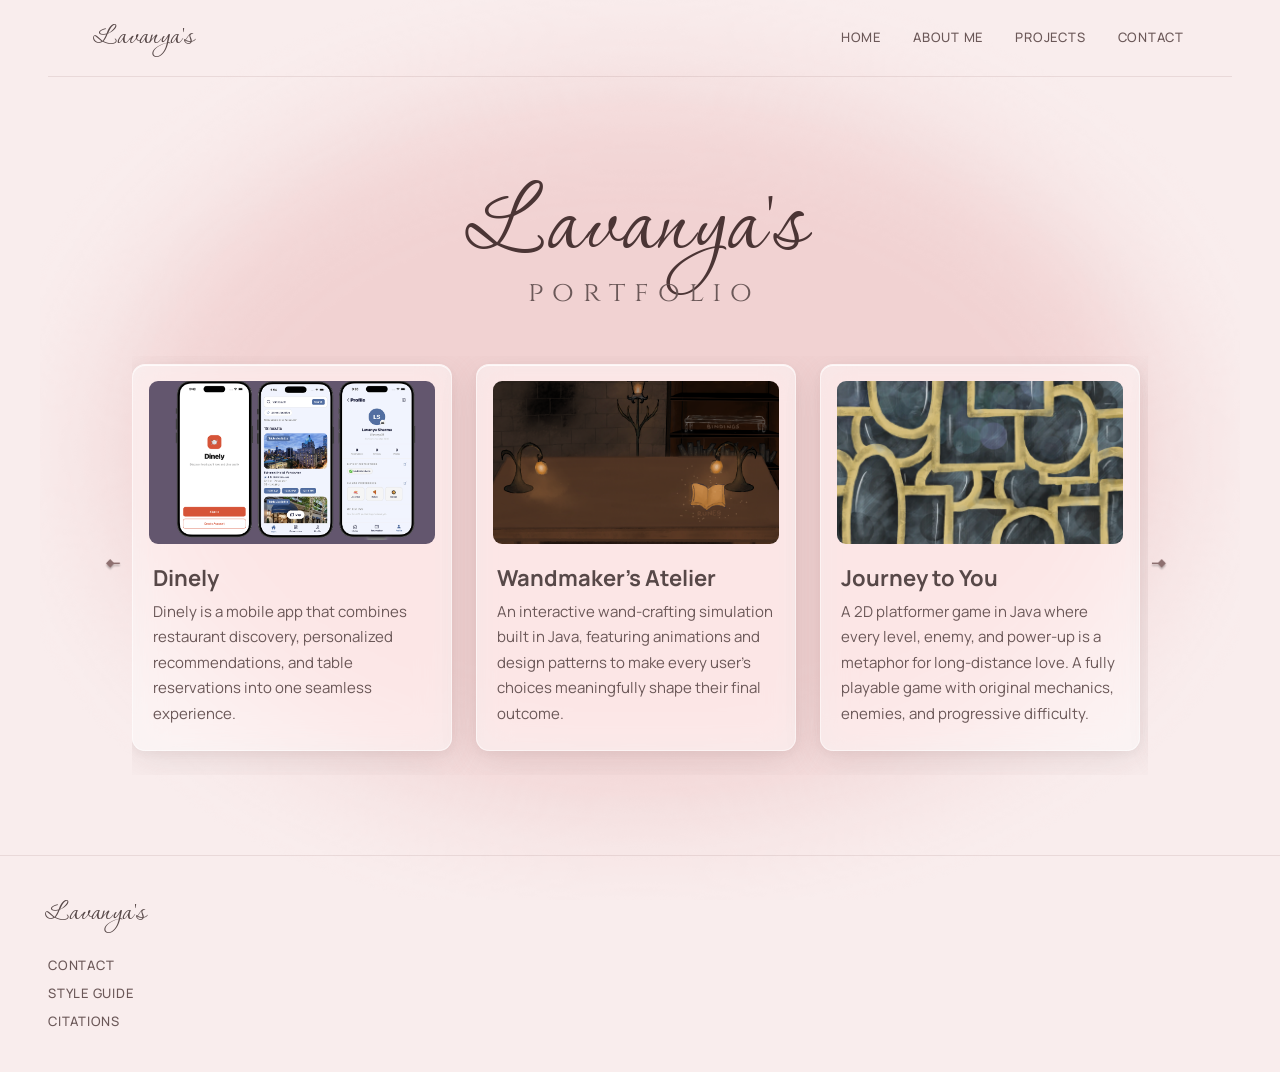
<file: index.html>
<!DOCTYPE html>
<html lang="en">

<head>
    <meta charset="UTF-8">
    <meta name="viewport" content="width=device-width, initial-scale=1.0">
    <title>Lavanya's Portfolio</title>
    <link rel="preconnect" href="https://fonts.googleapis.com">
    <link rel="preconnect" href="https://fonts.gstatic.com" crossorigin>
    <link rel="stylesheet" href="https://fonts.googleapis.com/css2?family=Cinzel:wght@400;700&family=Corinthia:wght@400;700&family=Manrope:wght@300;400;500;600;700&display=swap">
    <link href="css/main.css" rel="stylesheet">
    <link href="css/fonts.css" rel="stylesheet">
    <link href="css/layout.css" rel="stylesheet">
</head>

<body>

    <!-- Skip link element that jumps to <main> -->
    <a class="skip_link" href="#main_content">Skip to main content</a>

    <!-- blush blur background that stays centred behind all content even through scroll -->
    <div class="bg_blur"></div>

    <!-- Header -->
    <header>
        <nav class="header_bar" aria-label="Primary">
            <a class="header_logo" href="index.html">
                <span class="brand_mark">Lavanya's</span>
            </a>

            <details class="nav_disclosure" open>
                <summary class="nav_toggle">Menu</summary>
                <div class="header_nav_bar">
                    <a class="nav_link" href="index.html" aria-current="page">Home</a>
                    <a class="nav_link" href="about.html">About Me</a>
                    <a class="nav_link" href="projects.html">Projects</a>
                    <a class="nav_link" href="contact.html">Contact</a>
                </div>
            </details>
        </nav>
    </header>

    <main class="page_main" id="main_content">

        <!-- Hero title -->
        <div class="hero">
            <h1>
                <span class="wordmark_main">Lavanya's</span>
                <span class="wordmark_label">portfolio</span>
            </h1>
        </div>

        <!--  Project carousel with native scroll-snap -->
        <section aria-labelledby="featured_heading" class="project_carousel">
            <h2 id="featured_heading" class="visually_hidden">Featured projects</h2>

            <button class="carousel_arrow_btn carousel_arrow_prev" type="button" aria-label="Previous project">
                <img src="img/left_arrow.png" alt="">
            </button>

            <div class="carousel_track" tabindex="0">

                <a class="project_card" href="project-dinely.html">
                    <div class="project_card_img">
                        <img src="img/dinely%20assets/dinely%20cover%20photo.png" alt="Dinely" loading="lazy">
                    </div>
                    <div class="project_card_text">
                        <h3>Dinely</h3>
                        <p>Dinely is a mobile app that combines restaurant discovery, personalized recommendations, and table reservations into one seamless experience.</p>
                    </div>
                </a>

                <a class="project_card" href="project-wandmaker.html">
                    <div class="project_card_img">
                        <img src="img/wandmaker%27s%20atelier%20assets/wandmakers_atelier%20cover%20photo.png" alt="Wandmaker's Atelier" loading="lazy">
                    </div>
                    <div class="project_card_text">
                        <h3>Wandmaker's Atelier</h3>
                        <p>An interactive wand-crafting simulation built in Java, featuring animations and design patterns to make every user's choices meaningfully shape their final outcome.</p>
                    </div>
                </a>

                <a class="project_card" href="project-journey-to-you.html">
                    <div class="project_card_img">
                        <img src="img/journey%20to%20you%20assets/journey_to_you_cover_photo.webp" alt="Journey to You" loading="lazy">
                    </div>
                    <div class="project_card_text">
                        <h3>Journey to You</h3>
                        <p>A 2D platformer game in Java where every level, enemy, and power-up is a metaphor for long-distance love. A fully playable game with original mechanics, enemies, and progressive difficulty.</p>
                    </div>
                </a>

                <a class="project_card" href="project-the-forbidden-door.html">
                    <div class="project_card_img">
                        <img src="img/the%20forbidden%20door%20assets/the%20forbidden%20door%20cover%20photo.png" alt="The Forbidden Door" loading="lazy">
                    </div>
                    <div class="project_card_text">
                        <h3>The Forbidden Door</h3>
                        <p>A self-directed dark fiction comic retelling of Bluebeard and his seven wives, built entirely from original photography shot, edited, and laid out solo in Photoshop and Figma.</p>
                    </div>
                </a>

            </div>

            <button class="carousel_arrow_btn carousel_arrow_next" type="button" aria-label="Next project">
                <img src="img/right_arrow.png" alt="">
            </button>
        </section>

    </main>

    <!-- footer -->
    <footer>
        <div class="footer_bar">
            <a class="footer_logo" href="index.html">
                <span class="brand_mark">Lavanya's</span>
            </a>

            <nav class="footer_nav" aria-label="Footer">
                <a class="nav_link" href="contact.html">Contact</a>
                <a class="nav_link" href="style_guide.html">Style Guide</a>
                <a class="nav_link" href="citations.html">Citations</a>
            </nav>
        </div>
    </footer>

    <script src="js/main.js" defer></script>

</body>
</html>
</file>
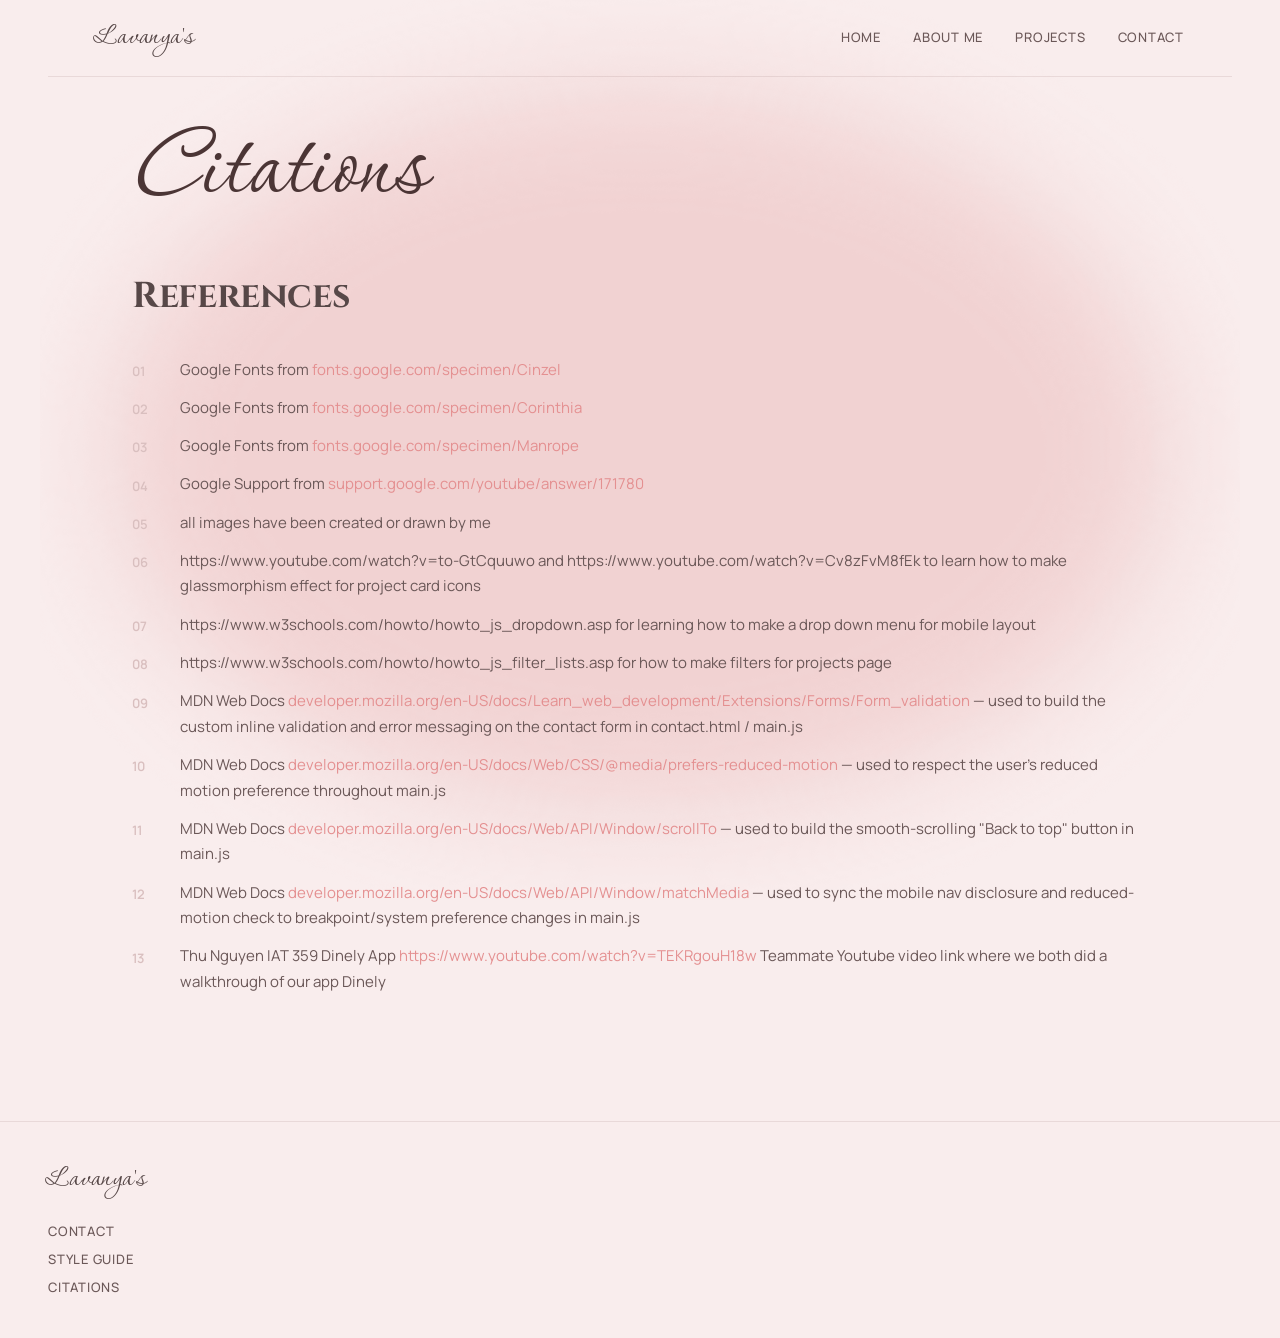
<file: citations.html>
<!DOCTYPE html>
<html lang="en">

<head>
    <meta charset="UTF-8">
    <meta name="viewport" content="width=device-width, initial-scale=1.0">
    <title>Citations</title>
    <link rel="preconnect" href="https://fonts.googleapis.com">
    <link rel="preconnect" href="https://fonts.gstatic.com" crossorigin>
    <link rel="stylesheet" href="https://fonts.googleapis.com/css2?family=Cinzel:wght@400;700&family=Corinthia:wght@400;700&family=Manrope:wght@300;400;500;600;700&display=swap">
    <link href="css/main.css" rel="stylesheet">
    <link href="css/fonts.css" rel="stylesheet">
    <link href="css/layout.css" rel="stylesheet">
</head>

<body>

    <!-- Skip link element that jumps to <main> -->
    <a class="skip_link" href="#main_content">Skip to main content</a>

    <!-- blush blur background that stays centred behind all content even through scroll -->
    <div class="bg_blur"></div>

    <!-- Header -->
    <header>
        <nav class="header_bar" aria-label="Primary">
            <a class="header_logo" href="index.html">
                <span class="brand_mark">Lavanya's</span>
            </a>

            <details class="nav_disclosure" open>
                <summary class="nav_toggle">Menu</summary>
                <div class="header_nav_bar">
                    <a class="nav_link" href="index.html">Home</a>
                    <a class="nav_link" href="about.html">About Me</a>
                    <a class="nav_link" href="projects.html">Projects</a>
                    <a class="nav_link" href="contact.html">Contact</a>
                </div>
            </details>
        </nav>
    </header>

    <main class="page_main" id="main_content">

        <h1>Citations</h1>

        <section class="page_section" aria-labelledby="citations_heading">
            <h2 id="citations_heading">References</h2>
            <ol>
                <li>Google Fonts from <a class="in_text_link" href="https://fonts.google.com/specimen/Cinzel" target="_blank" rel="noopener">fonts.google.com/specimen/Cinzel</a></li>
                <li>Google Fonts from <a class="in_text_link" href="https://fonts.google.com/specimen/Corinthia" target="_blank" rel="noopener">fonts.google.com/specimen/Corinthia</a></li>
                <li>Google Fonts from <a class="in_text_link" href="https://fonts.google.com/specimen/Manrope" target="_blank" rel="noopener">fonts.google.com/specimen/Manrope</a></li>
                <li>Google Support from <a class="in_text_link" href="https://support.google.com/youtube/answer/171780?hl=en" target="_blank" rel="noopener">support.google.com/youtube/answer/171780</a></li>
                <li>all images have been created or drawn by me</li>
                <li>https://www.youtube.com/watch?v=to-GtCquuwo and https://www.youtube.com/watch?v=Cv8zFvM8fEk to learn how to make glassmorphism effect for project card icons </li>
                <li>https://www.w3schools.com/howto/howto_js_dropdown.asp for learning how to make a drop down menu for mobile layout</li>
                <li>https://www.w3schools.com/howto/howto_js_filter_lists.asp for how to make filters for projects page</li>
                <li>MDN Web Docs <a class="in_text_link" href="https://developer.mozilla.org/en-US/docs/Learn_web_development/Extensions/Forms/Form_validation" target="_blank" rel="noopener">developer.mozilla.org/en-US/docs/Learn_web_development/Extensions/Forms/Form_validation</a> — used to build the custom inline validation and error messaging on the contact form in contact.html / main.js</li>
                <li>MDN Web Docs <a class="in_text_link" href="https://developer.mozilla.org/en-US/docs/Web/CSS/@media/prefers-reduced-motion" target="_blank" rel="noopener">developer.mozilla.org/en-US/docs/Web/CSS/@media/prefers-reduced-motion</a> — used to respect the user's reduced motion preference throughout main.js</li>
                <li>MDN Web Docs <a class="in_text_link" href="https://developer.mozilla.org/en-US/docs/Web/API/Window/scrollTo" target="_blank" rel="noopener">developer.mozilla.org/en-US/docs/Web/API/Window/scrollTo</a> — used to build the smooth-scrolling "Back to top" button in main.js</li>
                <li>MDN Web Docs <a class="in_text_link" href="https://developer.mozilla.org/en-US/docs/Web/API/Window/matchMedia" target="_blank" rel="noopener">developer.mozilla.org/en-US/docs/Web/API/Window/matchMedia</a> — used to sync the mobile nav disclosure and reduced-motion check to breakpoint/system preference changes in main.js</li>
                <li>Thu Nguyen IAT 359 Dinely App <a class="in_text_link" href="https://www.youtube.com/watch?v=TEKRgouH18w"  target="_blank" rel="noopener">https://www.youtube.com/watch?v=TEKRgouH18w</a> Teammate Youtube video link where we both did a walkthrough of our app Dinely   </li>
            </ol>
        </section>

    </main>

    <!-- footer -->
    <footer>
        <div class="footer_bar">
            <a class="footer_logo" href="index.html">
                <span class="brand_mark">Lavanya's</span>
            </a>

            <nav class="footer_nav" aria-label="Footer">
                <a class="nav_link" href="contact.html">Contact</a>
                <a class="nav_link" href="style_guide.html">Style Guide</a>
                <a class="nav_link" href="citations.html" aria-current="page">Citations</a>
            </nav>
        </div>
    </footer>

    <script src="js/main.js" defer></script>

</body>
</html>
</file>
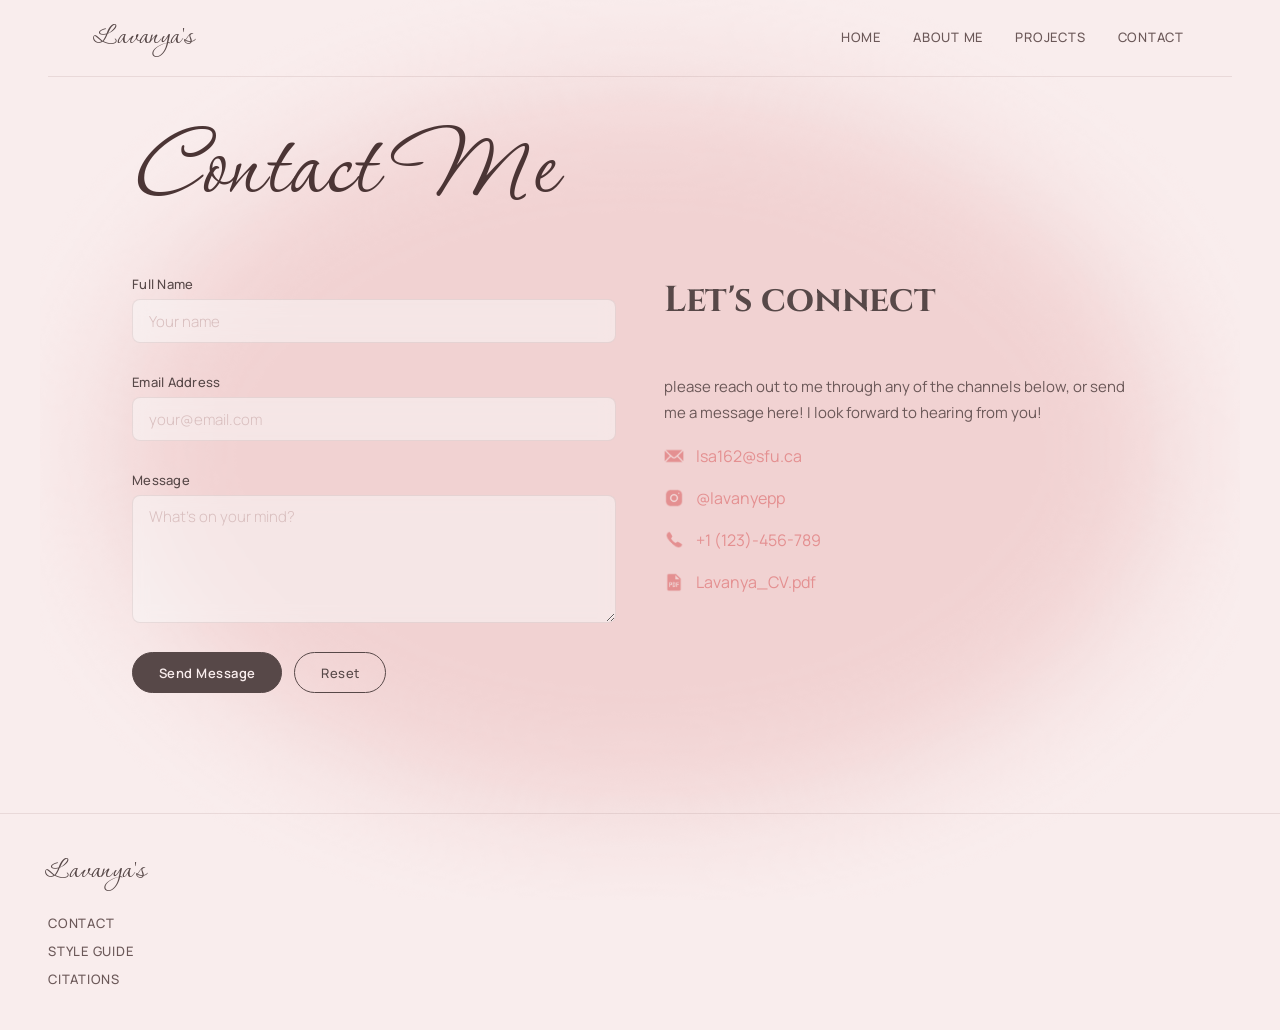
<file: contact.html>
<!DOCTYPE html>
<html lang="en">

<head>
    <meta charset="UTF-8">
    <meta name="viewport" content="width=device-width, initial-scale=1.0">
    <title>Contact Me</title>
    <link rel="preconnect" href="https://fonts.googleapis.com">
    <link rel="preconnect" href="https://fonts.gstatic.com" crossorigin>
    <link rel="stylesheet" href="https://fonts.googleapis.com/css2?family=Cinzel:wght@400;700&family=Corinthia:wght@400;700&family=Manrope:wght@300;400;500;600;700&display=swap">
    <link href="css/main.css" rel="stylesheet">
    <link href="css/fonts.css" rel="stylesheet">
    <link href="css/layout.css" rel="stylesheet">
</head>

<body>

    <!-- Skip link element that jumps to <main> -->
    <a class="skip_link" href="#main_content">Skip to main content</a>

    <!-- blush blur background that stays centred behind all content even through scroll -->
    <div class="bg_blur"></div>

    <!-- Header -->
    <header>
        <nav class="header_bar" aria-label="Primary">
            <a class="header_logo" href="index.html">
                <span class="brand_mark">Lavanya's</span>
            </a>

            <details class="nav_disclosure" open>
                <summary class="nav_toggle">Menu</summary>
                <div class="header_nav_bar">
                    <a class="nav_link" href="index.html">Home</a>
                    <a class="nav_link" href="about.html">About Me</a>
                    <a class="nav_link" href="projects.html">Projects</a>
                    <a class="nav_link" href="contact.html" aria-current="page">Contact</a>
                </div>
            </details>
        </nav>
    </header>

    <main class="page_main" id="main_content">

        <h1>Contact Me</h1>

        <section class="page_section" aria-labelledby="contact_connect">
            <div class="contact_grid">

                <!-- Static hosting has no backend, so this form submits via a mailto: fallback. -->
                <form class="contact_form" action="mailto:lsa162@sfu.ca" method="post"
                    enctype="text/plain">

                    <div class="form_group">
                        <label for="c_name">Full Name</label>
                        <input id="c_name" name="name" type="text" placeholder="Your name"
                            required aria-describedby="c_name_error">
                        <span class="field_error" id="c_name_error"></span>
                    </div>

                    <div class="form_group">
                        <label for="c_email">Email Address</label>
                        <input id="c_email" name="email" type="email" placeholder="your@email.com"
                            required aria-describedby="c_email_error">
                        <span class="field_error" id="c_email_error"></span>
                    </div>

                    <div class="form_group">
                        <label for="c_message">Message</label>
                        <textarea id="c_message" name="message" rows="5"
                            placeholder="What's on your mind?" required
                            aria-describedby="c_message_error"></textarea>
                        <span class="field_error" id="c_message_error"></span>
                    </div>

                    <div class="button_group">
                        <button class="primary_button" type="submit">
                            Send Message
                        </button>
                        <button class="secondary_button" type="reset">Reset</button>
                    </div>

                    <p class="form_status" id="form_status" role="status" aria-live="polite"></p>
                </form>

                <div class="contact_info">
                    <h2 id="contact_connect">Let's connect</h2>
                    <p>please reach out to me through any of the channels below, or send me a message here! I look forward to hearing from you!</p>
                    <div class="email_row">
                        <img class="contact_icon" src="img/email.png" alt="">
                        <a class="in_text_link" href="mailto:lsa162@sfu.ca">lsa162@sfu.ca</a>
                    </div>

                    <div class="email_row">
                        <img class="contact_icon" src="img/Instagram.png" alt="">
                        <a class="in_text_link" href="https://instagram.com/lavanyepp" target="_blank"
                            rel="noopener">@lavanyepp</a>
                    </div>

                    <div class="email_row">
                        <img class="contact_icon" src="img/Phone.png" alt="">
                        <a class="in_text_link" href="tel:+11234567890">+1 (123)-456-789</a>
                    </div>

                    <div class="email_row">
                        <img class="contact_icon" src="img/PDF.png" alt="">
                        <a class="in_text_link" href="files/Lavanya_CV.pdf" download>Lavanya_CV.pdf</a>
                    </div>
                </div>

            </div>
        </section>

    </main>

    <!-- footer -->
    <footer>
        <div class="footer_bar">
            <a class="footer_logo" href="index.html">
                <span class="brand_mark">Lavanya's</span>
            </a>

            <nav class="footer_nav" aria-label="Footer">
                <a class="nav_link" href="contact.html" aria-current="page">Contact</a>
                <a class="nav_link" href="style_guide.html">Style Guide</a>
                <a class="nav_link" href="citations.html">Citations</a>
            </nav>
        </div>
    </footer>

    <script src="js/main.js" defer></script>

</body>
</html>
</file>
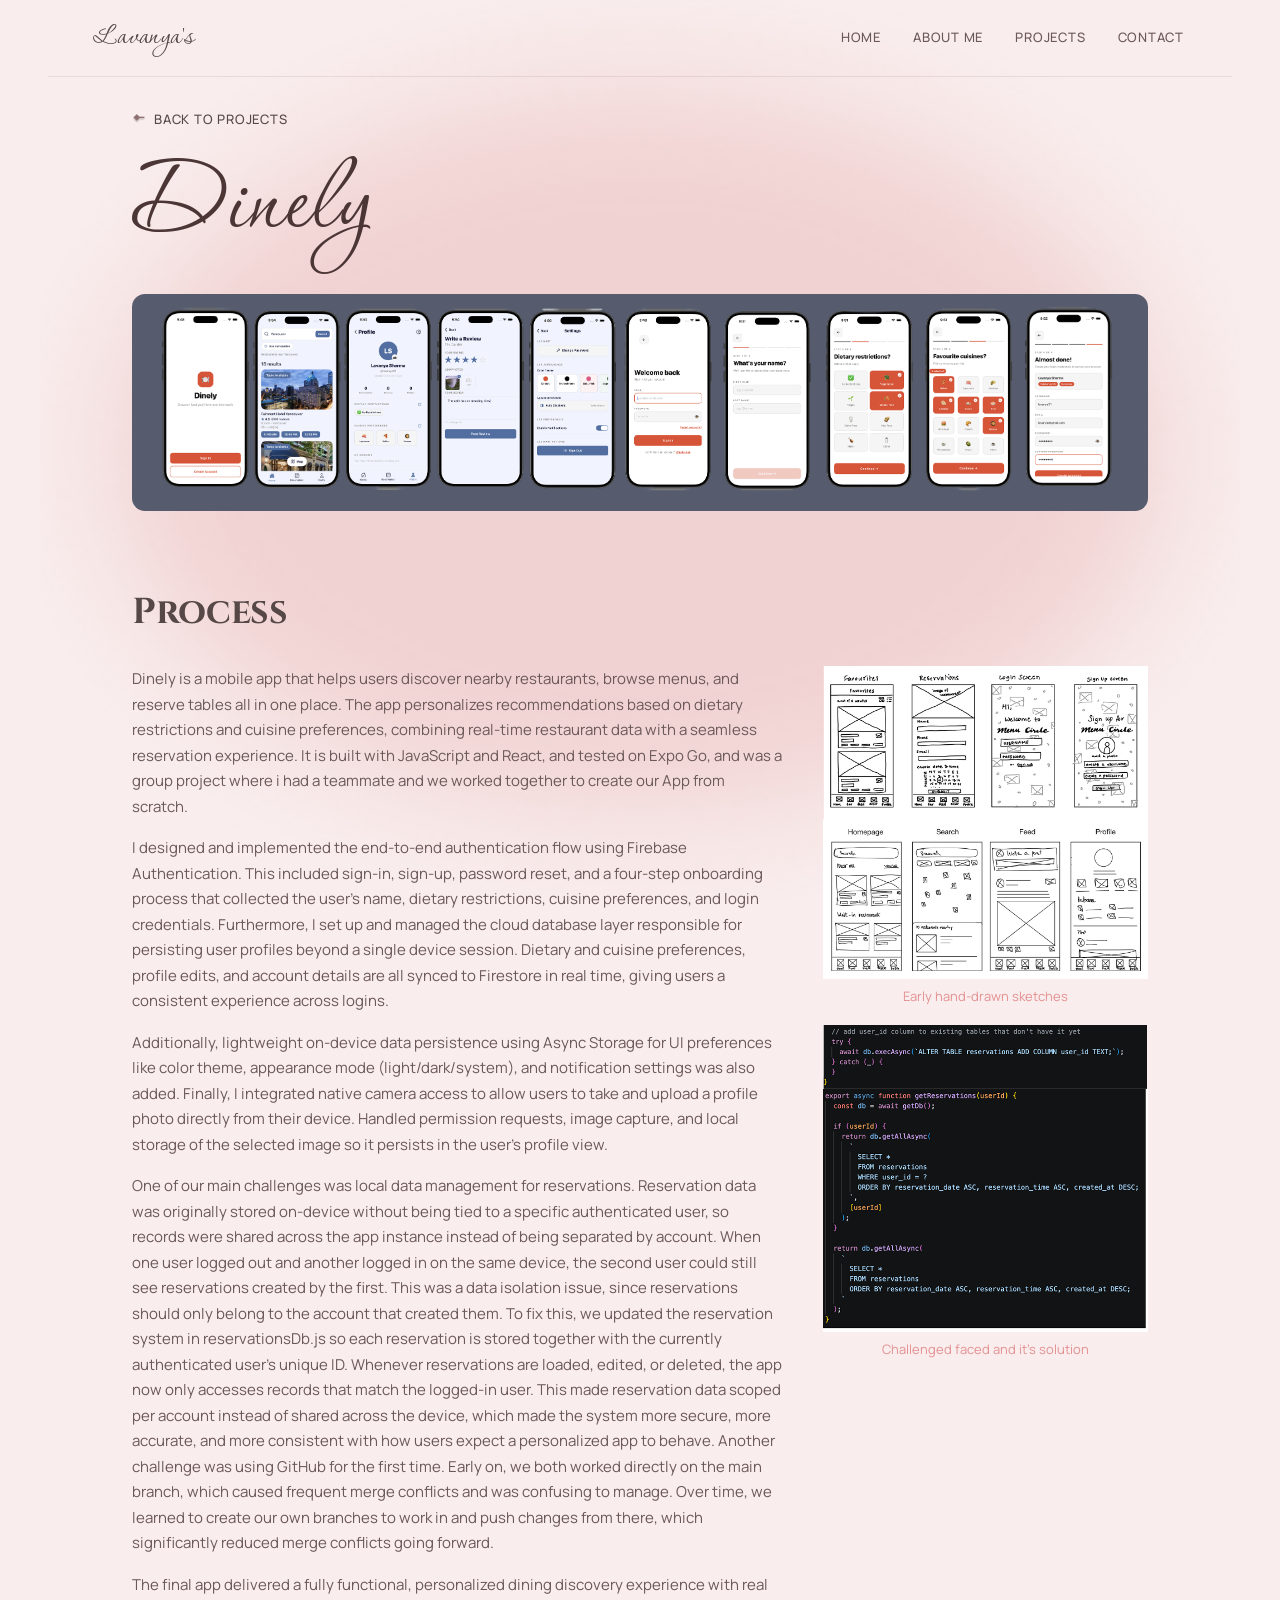
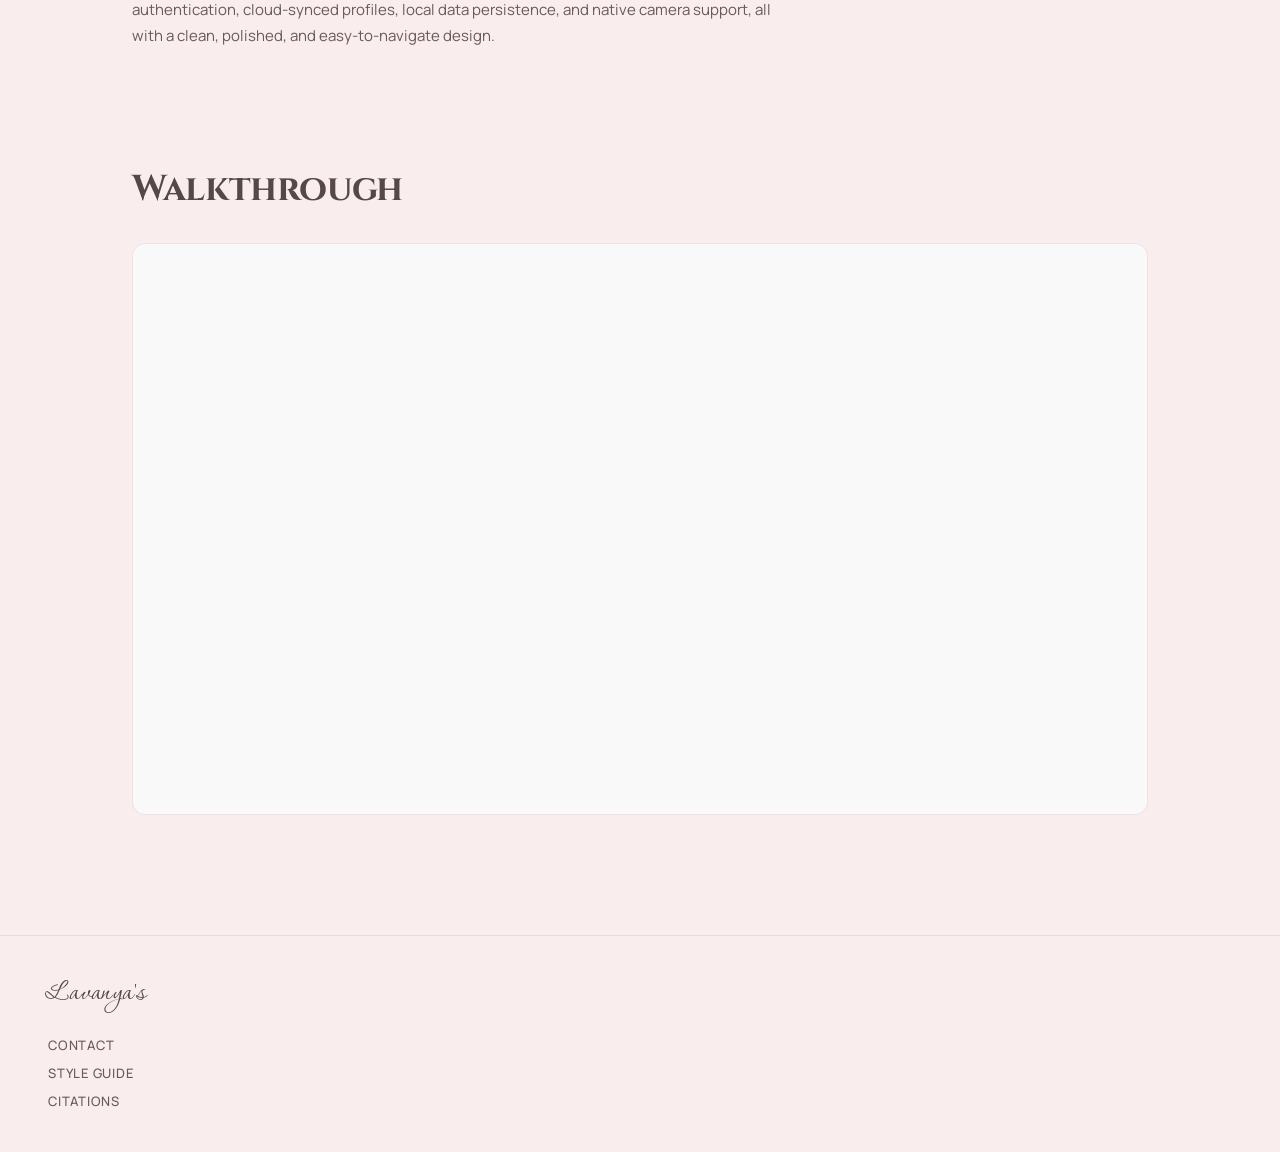
<file: project-dinely.html>
<!DOCTYPE html>
<html lang="en">

<head>
    <meta charset="UTF-8">
    <meta name="viewport" content="width=device-width, initial-scale=1.0">
    <title>Dinely</title>
    <link rel="preconnect" href="https://fonts.googleapis.com">
    <link rel="preconnect" href="https://fonts.gstatic.com" crossorigin>
    <link rel="stylesheet" href="https://fonts.googleapis.com/css2?family=Cinzel:wght@400;700&family=Corinthia:wght@400;700&family=Manrope:wght@300;400;500;600;700&display=swap">
    <link href="css/main.css" rel="stylesheet">
    <link href="css/fonts.css" rel="stylesheet">
    <link href="css/layout.css" rel="stylesheet">
</head>

<body>

    <!-- Skip link element that jumps to <main> -->
    <a class="skip_link" href="#main_content">Skip to main content</a>


    <!-- blush blur background that stays centred behind all content even through scroll -->
    <div class="bg_blur"></div>

    <!-- Header -->
    <header>
        <nav class="header_bar" aria-label="Primary">
            <a class="header_logo" href="index.html">
                <span class="brand_mark">Lavanya's</span>
            </a>

            <details class="nav_disclosure" open>
                <summary class="nav_toggle">Menu</summary>
                <div class="header_nav_bar">
                    <a class="nav_link" href="index.html">Home</a>
                    <a class="nav_link" href="about.html">About Me</a>
                    <a class="nav_link" href="projects.html" aria-current="page">Projects</a>
                    <a class="nav_link" href="contact.html">Contact</a>
                </div>
            </details>
        </nav>
    </header>

    <main class="page_main" id="main_content">

        <a class="back_link" href="projects.html">
            <img src="img/left_arrow.png" alt="">
            Back to Projects
        </a>

        <h1>Dinely</h1>

        <div class="project_banner">
            <img src="img/dinely assets/dinely screen stack.png" alt="A stack of Dinely app screens showing the discovery, recommendations, and reservation flows"
                loading="eager" width="1200" height="675">
        </div>

        <section class="page_section" aria-labelledby="process_heading">
            <h2 id="process_heading">Process</h2>
            <div class="process_grid">
                <div class="project_prose">
                    <p>Dinely is a mobile app that helps users discover nearby restaurants, browse menus, and reserve tables all in one place. The app personalizes recommendations based on dietary restrictions and cuisine preferences, combining real-time restaurant data with a seamless reservation experience. It is built with JavaScript and React, and tested on Expo Go, and was a group project where i had a teammate and we worked together to create our App from scratch.</p>
                    <p>I designed and implemented the end-to-end authentication flow using Firebase Authentication. This included sign-in, sign-up, password reset, and a four-step onboarding process that collected the user's name, dietary restrictions, cuisine preferences, and login credentials. Furthermore, I set up and managed the cloud database layer responsible for persisting user profiles beyond a single device session. Dietary and cuisine preferences, profile edits, and account details are all synced to Firestore in real time, giving users a consistent experience across logins.</p>
                    <p>Additionally, lightweight on-device data persistence using Async Storage for UI preferences like color theme, appearance mode (light/dark/system), and notification settings was also added. Finally, I integrated native camera access to allow users to take and upload a profile photo directly from their device. Handled permission requests, image capture, and local storage of the selected image so it persists in the user's profile view.</p>
                    <p>One of our main challenges was local data management for reservations. Reservation data was originally stored on-device without being tied to a specific authenticated user, so records were shared across the app instance instead of being separated by account. When one user logged out and another logged in on the same device, the second user could still see reservations created by the first. This was a data isolation issue, since reservations should only belong to the account that created them.
                        To fix this, we updated the reservation system in reservationsDb.js so each reservation is stored together with the currently authenticated user's unique ID. Whenever reservations are loaded, edited, or deleted, the app now only accesses records that match the logged-in user. This made reservation data scoped per account instead of shared across the device, which made the system more secure, more accurate, and more consistent with how users expect a personalized app to behave.
                        Another challenge was using GitHub for the first time. Early on, we both worked directly on the main branch, which caused frequent merge conflicts and was confusing to manage. Over time, we learned to create our own branches to work in and push changes from there, which significantly reduced merge conflicts going forward.</p>
                    <p>The final app delivered a fully functional, personalized dining discovery experience with real authentication, cloud-synced profiles, local data persistence, and native camera support, all with a clean, polished, and easy-to-navigate design.</p>
                </div>
                <aside class="project_sketches">
                    <figure>
                        <img src="img/dinely%20assets/dinely%20sketches.png" alt="Dinely early sketches">
                        <figcaption>Early hand-drawn sketches</figcaption>
                    </figure>
                    <figure>
                        <img src="img/dinely%20assets/dinely_challengesa.png" alt="Dinely challenges and solutions">
                        <figcaption>Challenged faced and it's solution</figcaption>
                    </figure>
                </aside>
            </div>
        </section>

        <section class="page_section" aria-labelledby="media_heading">
            <h2 id="media_heading">Walkthrough</h2>
            <div class="video_embed">
                <iframe width="560" height="315" src="https://www.youtube.com/embed/TEKRgouH18w?si=Y_AatEoO1gafLNue" title="YouTube video player" frameborder="0" allow="accelerometer; autoplay; clipboard-write; encrypted-media; gyroscope; picture-in-picture; web-share" referrerpolicy="strict-origin-when-cross-origin" allowfullscreen></iframe>
            </div>
        </section>

    </main>

    <!-- Back to top button uses JS and is hidden until scrolled -->
    <button type="button" class="secondary_button back_to_top" aria-label="Back to top">↑ Top</button>

    <!-- footer -->
    <footer>
        <div class="footer_bar">
            <a class="footer_logo" href="index.html">
                <span class="brand_mark">Lavanya's</span>
            </a>

            <nav class="footer_nav" aria-label="Footer">
                <a class="nav_link" href="contact.html">Contact</a>
                <a class="nav_link" href="style_guide.html">Style Guide</a>
                <a class="nav_link" href="citations.html">Citations</a>
            </nav>
        </div>
    </footer>

    <script src="js/main.js" defer></script>

</body>
</html>
</file>
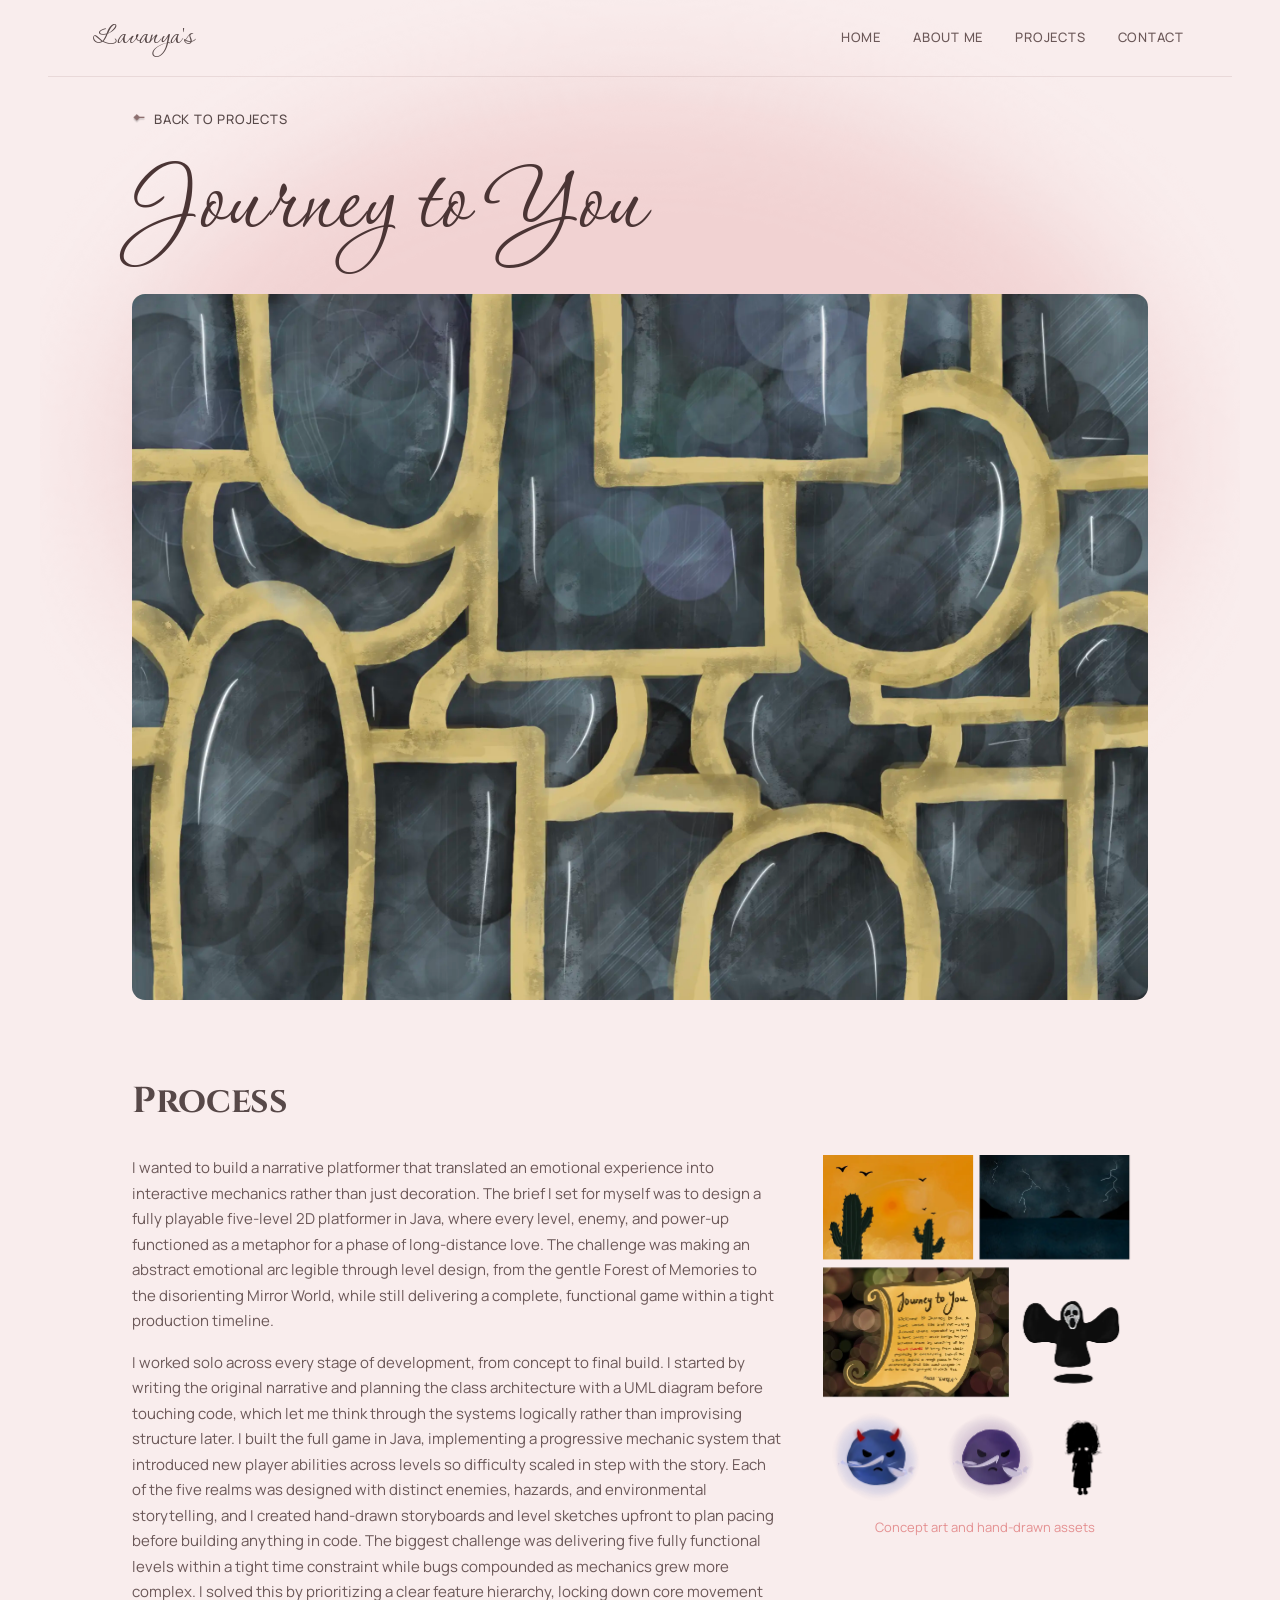
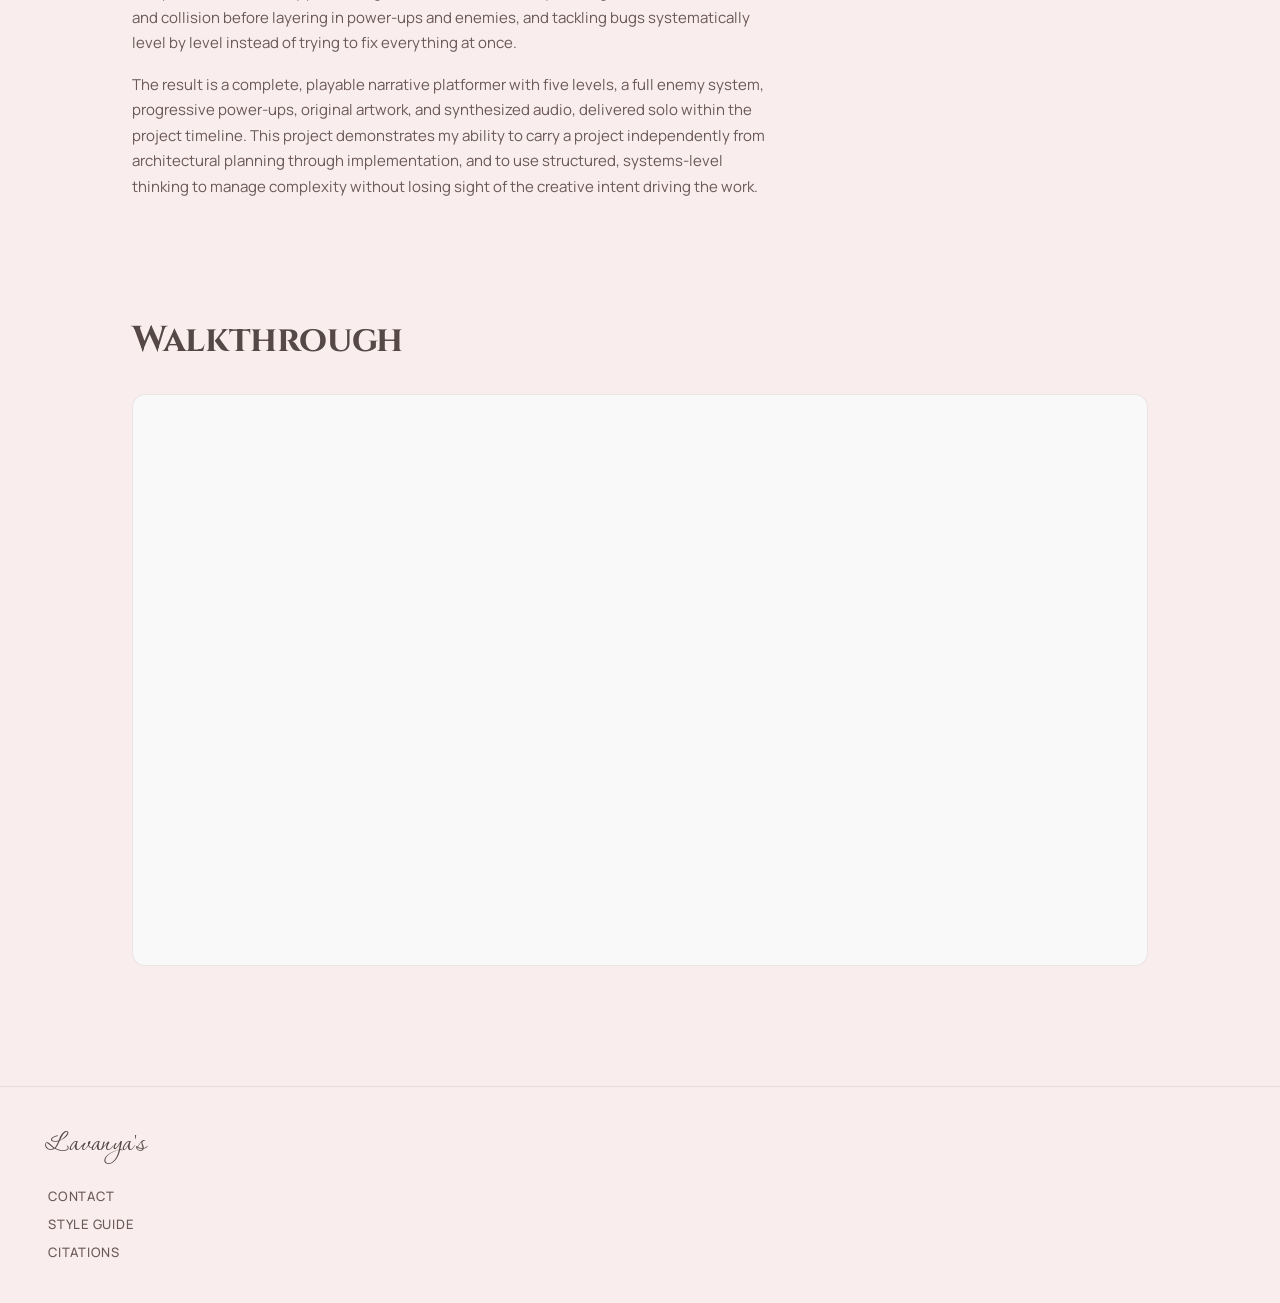
<file: project-journey-to-you.html>
<!DOCTYPE html>
<html lang="en">

<head>
    <meta charset="UTF-8">
    <meta name="viewport" content="width=device-width, initial-scale=1.0">
    <title>Journey to You</title>
    <link rel="preconnect" href="https://fonts.googleapis.com">
    <link rel="preconnect" href="https://fonts.gstatic.com" crossorigin>
    <link rel="stylesheet" href="https://fonts.googleapis.com/css2?family=Cinzel:wght@400;700&family=Corinthia:wght@400;700&family=Manrope:wght@300;400;500;600;700&display=swap">
    <link href="css/main.css" rel="stylesheet">
    <link href="css/fonts.css" rel="stylesheet">
    <link href="css/layout.css" rel="stylesheet">
</head>

<body>

    <!-- Skip link element that jumps to <main> -->
    <a class="skip_link" href="#main_content">Skip to main content</a>


    <!-- blush blur background that stays centred behind all content even through scroll -->
    <div class="bg_blur"></div>

    <!-- Header -->
    <header>
        <nav class="header_bar" aria-label="Primary">
            <a class="header_logo" href="index.html">
                <span class="brand_mark">Lavanya's</span>
            </a>

            <details class="nav_disclosure" open>
                <summary class="nav_toggle">Menu</summary>
                <div class="header_nav_bar">
                    <a class="nav_link" href="index.html">Home</a>
                    <a class="nav_link" href="about.html">About Me</a>
                    <a class="nav_link" href="projects.html" aria-current="page">Projects</a>
                    <a class="nav_link" href="contact.html">Contact</a>
                </div>
            </details>
        </nav>
    </header>

    <main class="page_main" id="main_content">

        <a class="back_link" href="projects.html">
            <img src="img/left_arrow.png" alt="">
            Back to Projects
        </a>

        <h1>Journey to You</h1>

        <div class="project_banner">
            <img src="img/journey%20to%20you%20assets/journey_to_you_cover_photo.webp" alt="Journey to You cover image"
                loading="eager" width="1200" height="675">
        </div>

        <section class="page_section" aria-labelledby="process_heading">
            <h2 id="process_heading">Process</h2>
            <div class="process_grid">
                <div class="project_prose">
                    <p>I wanted to build a narrative platformer that translated an emotional experience into interactive mechanics rather than just decoration. The brief I set for myself was to design a fully playable five-level 2D platformer in Java, where every level, enemy, and power-up functioned as a metaphor for a phase of long-distance love. The challenge was making an abstract emotional arc legible through level design, from the gentle Forest of Memories to the disorienting Mirror World, while still delivering a complete, functional game within a tight production timeline.</p>
                    <p>I worked solo across every stage of development, from concept to final build. I started by writing the original narrative and planning the class architecture with a UML diagram before touching code, which let me think through the systems logically rather than improvising structure later. I built the full game in Java, implementing a progressive mechanic system that introduced new player abilities across levels so difficulty scaled in step with the story. Each of the five realms was designed with distinct enemies, hazards, and environmental storytelling, and I created hand-drawn storyboards and level sketches upfront to plan pacing before building anything in code. The biggest challenge was delivering five fully functional levels within a tight time constraint while bugs compounded as mechanics grew more complex. I solved this by prioritizing a clear feature hierarchy, locking down core movement and collision before layering in power-ups and enemies, and tackling bugs systematically level by level instead of trying to fix everything at once.</p>
                    <p>The result is a complete, playable narrative platformer with five levels, a full enemy system, progressive power-ups, original artwork, and synthesized audio, delivered solo within the project timeline. This project demonstrates my ability to carry a project independently from architectural planning through implementation, and to use structured, systems-level thinking to manage complexity without losing sight of the creative intent driving the work.</p>
                </div>
                <aside class="project_sketches">
                    <figure>
                        <img src="img/journey%20to%20you%20assets/journey%20to%20you%20assets.webp" alt="Journey to You concept assets">
                        <figcaption>Concept art and hand-drawn assets</figcaption>
                    </figure>
                </aside>
            </div>
        </section>

        <section class="page_section" aria-labelledby="media_heading">
            <h2 id="media_heading">Walkthrough</h2>
            <div class="video_embed">
                <iframe width="560" height="315" src="https://drive.google.com/file/d/1WZQNj73u1GAGbCzwfujTIbO1uc1EVeQH/preview" title="Journey to You gameplay" frameborder="0" allow="accelerometer; autoplay; clipboard-write; encrypted-media; gyroscope; picture-in-picture; web-share" referrerpolicy="strict-origin-when-cross-origin" allowfullscreen></iframe>
            </div>
        </section>

    </main>

    <!-- Back to top button uses JS and is hidden until scrolled -->
    <button type="button" class="secondary_button back_to_top" aria-label="Back to top">↑ Top</button>

    <!-- footer -->
    <footer>
        <div class="footer_bar">
            <a class="footer_logo" href="index.html">
                <span class="brand_mark">Lavanya's</span>
            </a>

            <nav class="footer_nav" aria-label="Footer">
                <a class="nav_link" href="contact.html">Contact</a>
                <a class="nav_link" href="style_guide.html">Style Guide</a>
                <a class="nav_link" href="citations.html">Citations</a>
            </nav>
        </div>
    </footer>

    <script src="js/main.js" defer></script>

</body>
</html>
</file>
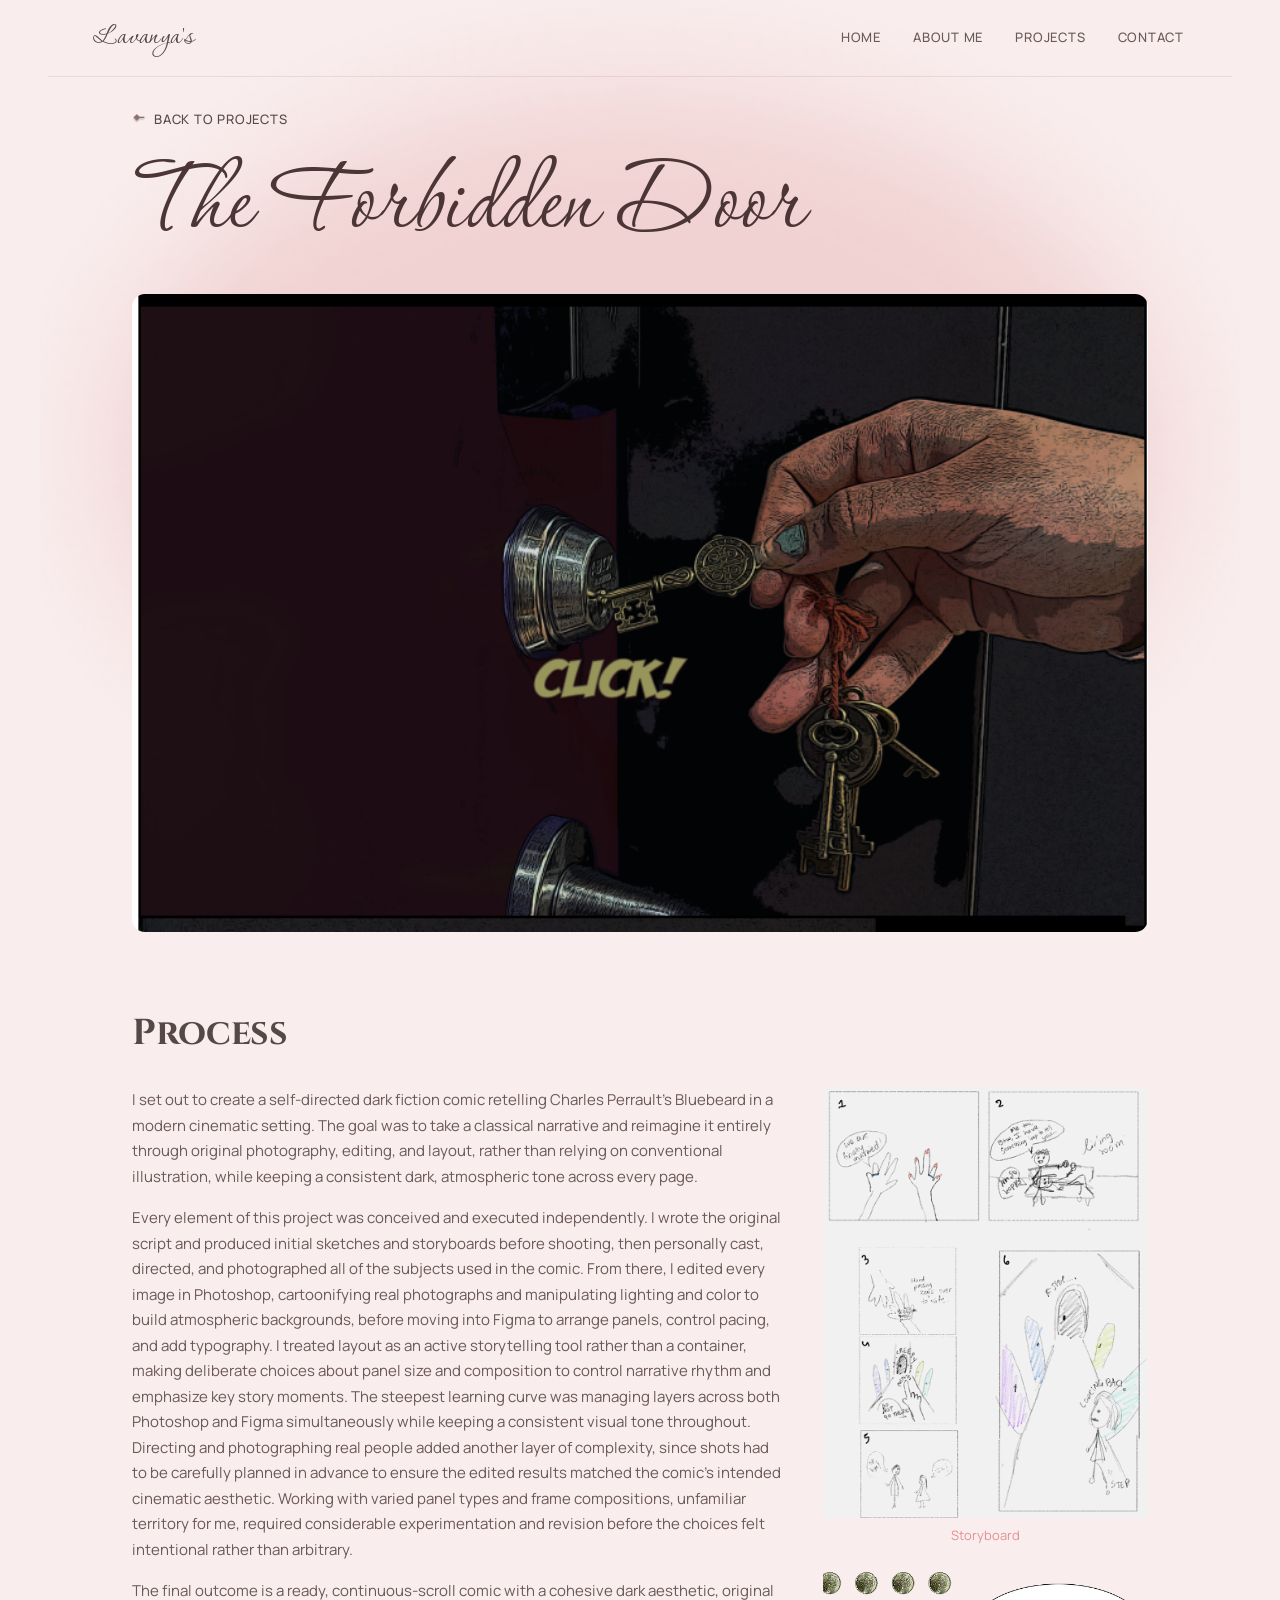
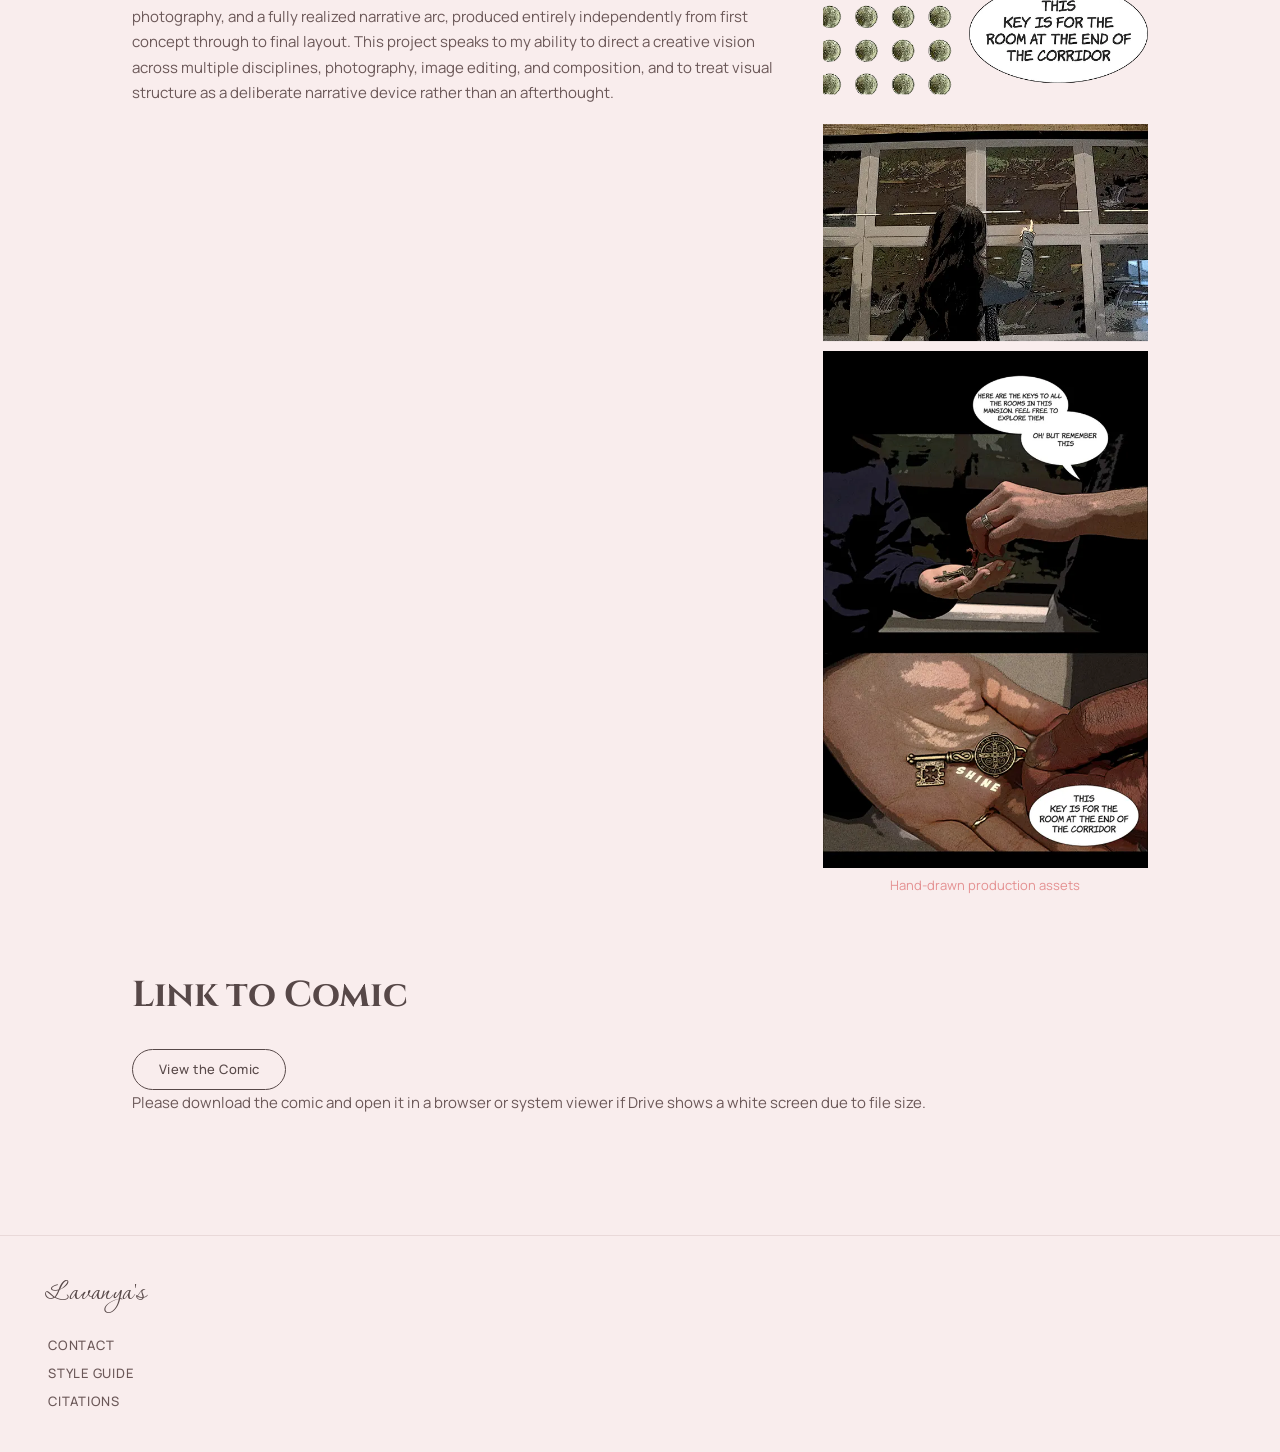
<file: project-the-forbidden-door.html>
<!DOCTYPE html>
<html lang="en">

<head>
    <meta charset="UTF-8">
    <meta name="viewport" content="width=device-width, initial-scale=1.0">
    <title>The Forbidden Door</title>
    <link rel="preconnect" href="https://fonts.googleapis.com">
    <link rel="preconnect" href="https://fonts.gstatic.com" crossorigin>
    <link rel="stylesheet" href="https://fonts.googleapis.com/css2?family=Cinzel:wght@400;700&family=Corinthia:wght@400;700&family=Manrope:wght@300;400;500;600;700&display=swap">
    <link href="css/main.css" rel="stylesheet">
    <link href="css/fonts.css" rel="stylesheet">
    <link href="css/layout.css" rel="stylesheet">
</head>

<body>

    <!-- Skip link element that jumps to <main> -->
    <a class="skip_link" href="#main_content">Skip to main content</a>


    <!-- blush blur background that stays centred behind all content even through scroll -->
    <div class="bg_blur"></div>

    <!-- Header -->
    <header>
        <nav class="header_bar" aria-label="Primary">
            <a class="header_logo" href="index.html">
                <span class="brand_mark">Lavanya's</span>
            </a>

            <details class="nav_disclosure" open>
                <summary class="nav_toggle">Menu</summary>
                <div class="header_nav_bar">
                    <a class="nav_link" href="index.html">Home</a>
                    <a class="nav_link" href="about.html">About Me</a>
                    <a class="nav_link" href="projects.html" aria-current="page">Projects</a>
                    <a class="nav_link" href="contact.html">Contact</a>
                </div>
            </details>
        </nav>
    </header>

    <main class="page_main" id="main_content">

        <a class="back_link" href="projects.html">
            <img src="img/left_arrow.png" alt="">
            Back to Projects
        </a>

        <h1>The Forbidden Door</h1>

        <div class="project_banner">
            <img src="img/the%20forbidden%20door%20assets/the%20forbidden%20door%20cover%20photo.png" alt="Forbidden Door cover image"
                loading="eager" width="1200" height="675">
        </div>

        <section class="page_section" aria-labelledby="process_heading">
            <h2 id="process_heading">Process</h2>
            <div class="process_grid">
                <div class="project_prose">
                    <p>I set out to create a self-directed dark fiction comic retelling Charles Perrault's Bluebeard in a modern cinematic setting. The goal was to take a classical narrative and reimagine it entirely through original photography, editing, and layout, rather than relying on conventional illustration, while keeping a consistent dark, atmospheric tone across every page.</p>
                    <p>Every element of this project was conceived and executed independently. I wrote the original script and produced initial sketches and storyboards before shooting, then personally cast, directed, and photographed all of the subjects used in the comic. From there, I edited every image in Photoshop, cartoonifying real photographs and manipulating lighting and color to build atmospheric backgrounds, before moving into Figma to arrange panels, control pacing, and add typography. I treated layout as an active storytelling tool rather than a container, making deliberate choices about panel size and composition to control narrative rhythm and emphasize key story moments. The steepest learning curve was managing layers across both Photoshop and Figma simultaneously while keeping a consistent visual tone throughout. Directing and photographing real people added another layer of complexity, since shots had to be carefully planned in advance to ensure the edited results matched the comic's intended cinematic aesthetic. Working with varied panel types and frame compositions, unfamiliar territory for me, required considerable experimentation and revision before the choices felt intentional rather than arbitrary.</p>
                    <p>The final outcome is a ready, continuous-scroll comic with a cohesive dark aesthetic, original photography, and a fully realized narrative arc, produced entirely independently from first concept through to final layout. This project speaks to my ability to direct a creative vision across multiple disciplines, photography, image editing, and composition, and to treat visual structure as a deliberate narrative device rather than an afterthought.</p>
                </div>
                <aside class="project_sketches">
                    <figure>
                        <img src="img/the%20forbidden%20door%20assets/storyboard.png" alt="The Forbidden Door storyboard">
                        <figcaption>Storyboard</figcaption>
                    </figure>
                    <figure>
                        <img src="img/the%20forbidden%20door%20assets/the%20forbidden%20door%20assets.webp" alt="The Forbidden Door production assets">
                        <figcaption>Hand-drawn production assets</figcaption>
                    </figure>
                </aside>
            </div>
        </section>

        <section class="page_section" aria-labelledby="media_heading">
            <h2 id="media_heading">Link to Comic</h2>
            <a class="secondary_button" href="https://drive.google.com/file/d/1_0VDePjx0pus-4f8SE3Zrftv4IpEVG93/view?usp=sharing" target="_blank" rel="noopener">View the Comic</a>
            <p>Please download the comic and open it in a browser or system viewer if Drive shows a white screen due to file size.</p>
        </section>

    </main>

    <!-- Back to top button uses JS and is hidden until scrolled -->
    <button type="button" class="secondary_button back_to_top" aria-label="Back to top">↑ Top</button>

    <!-- footer -->
    <footer>
        <div class="footer_bar">
            <a class="footer_logo" href="index.html">
                <span class="brand_mark">Lavanya's</span>
            </a>

            <nav class="footer_nav" aria-label="Footer">
                <a class="nav_link" href="contact.html">Contact</a>
                <a class="nav_link" href="style_guide.html">Style Guide</a>
                <a class="nav_link" href="citations.html">Citations</a>
            </nav>
        </div>
    </footer>

    <script src="js/main.js" defer></script>

</body>
</html>
</file>
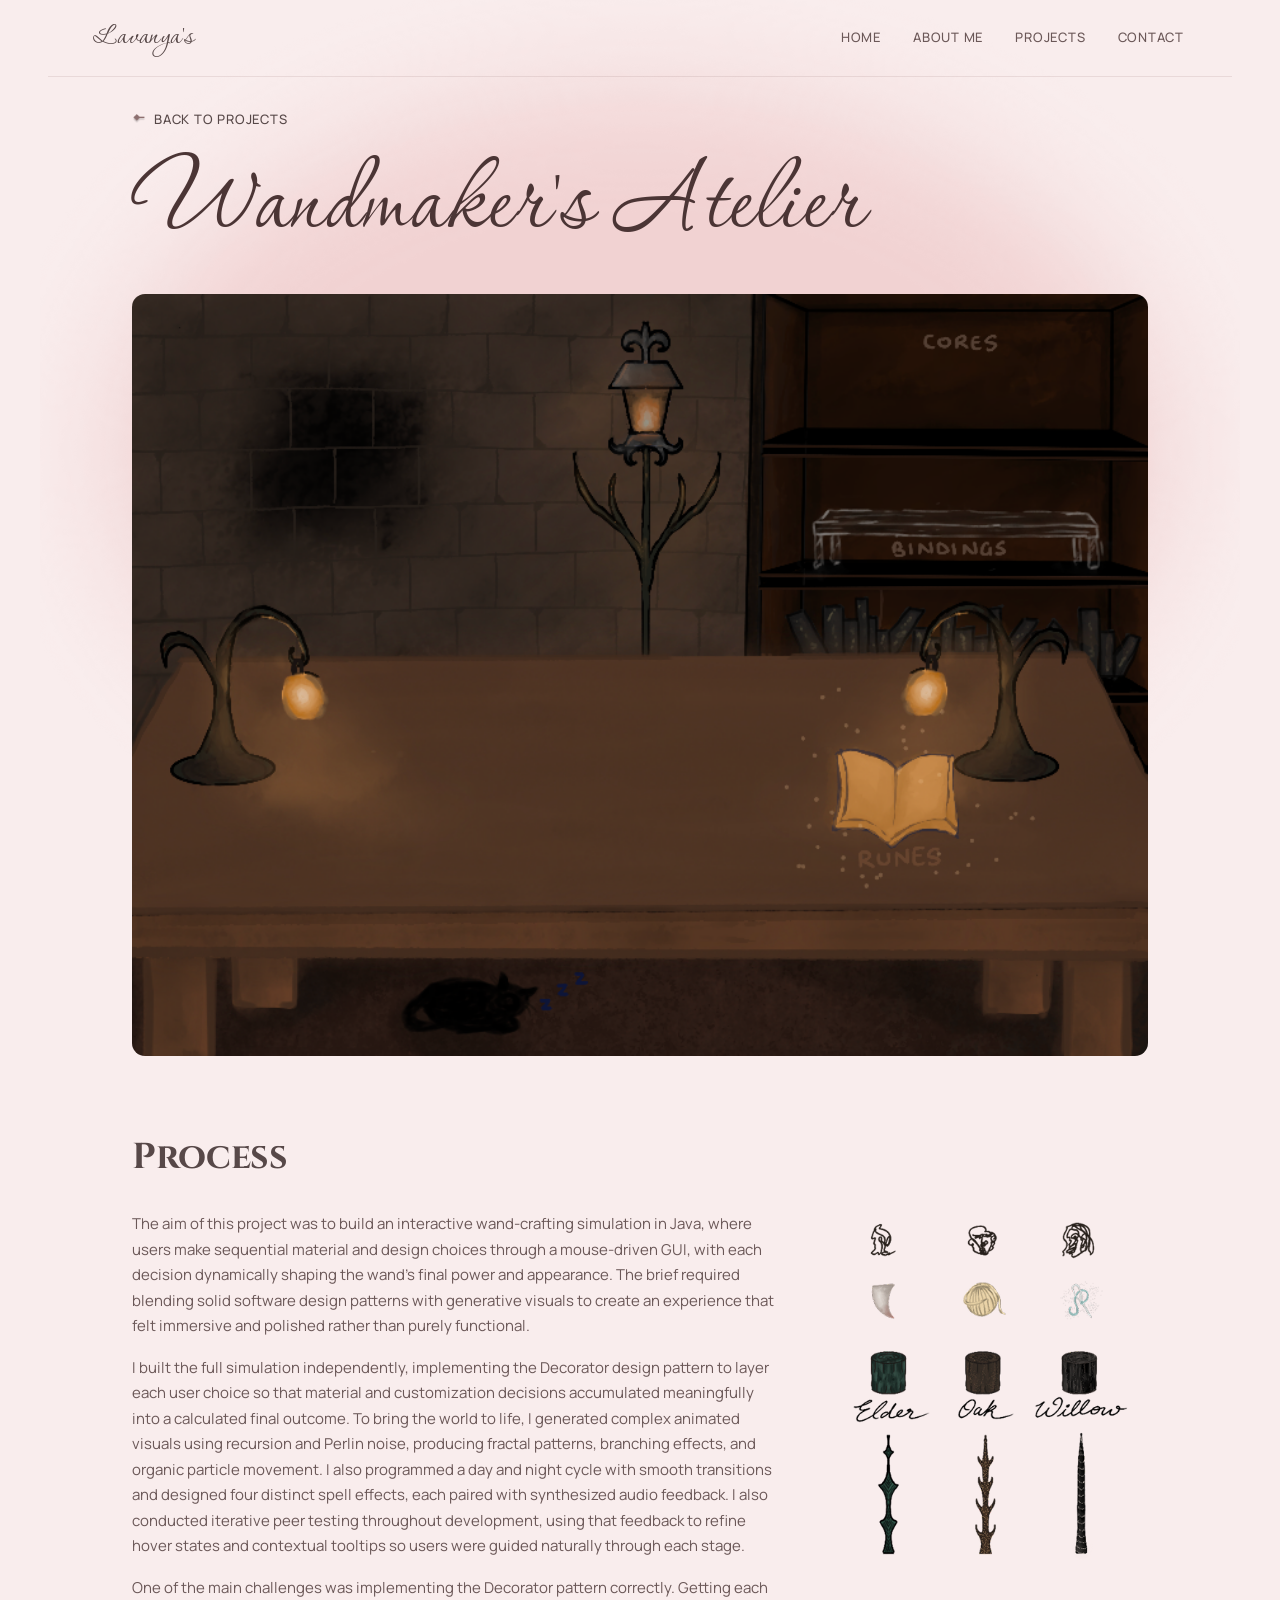
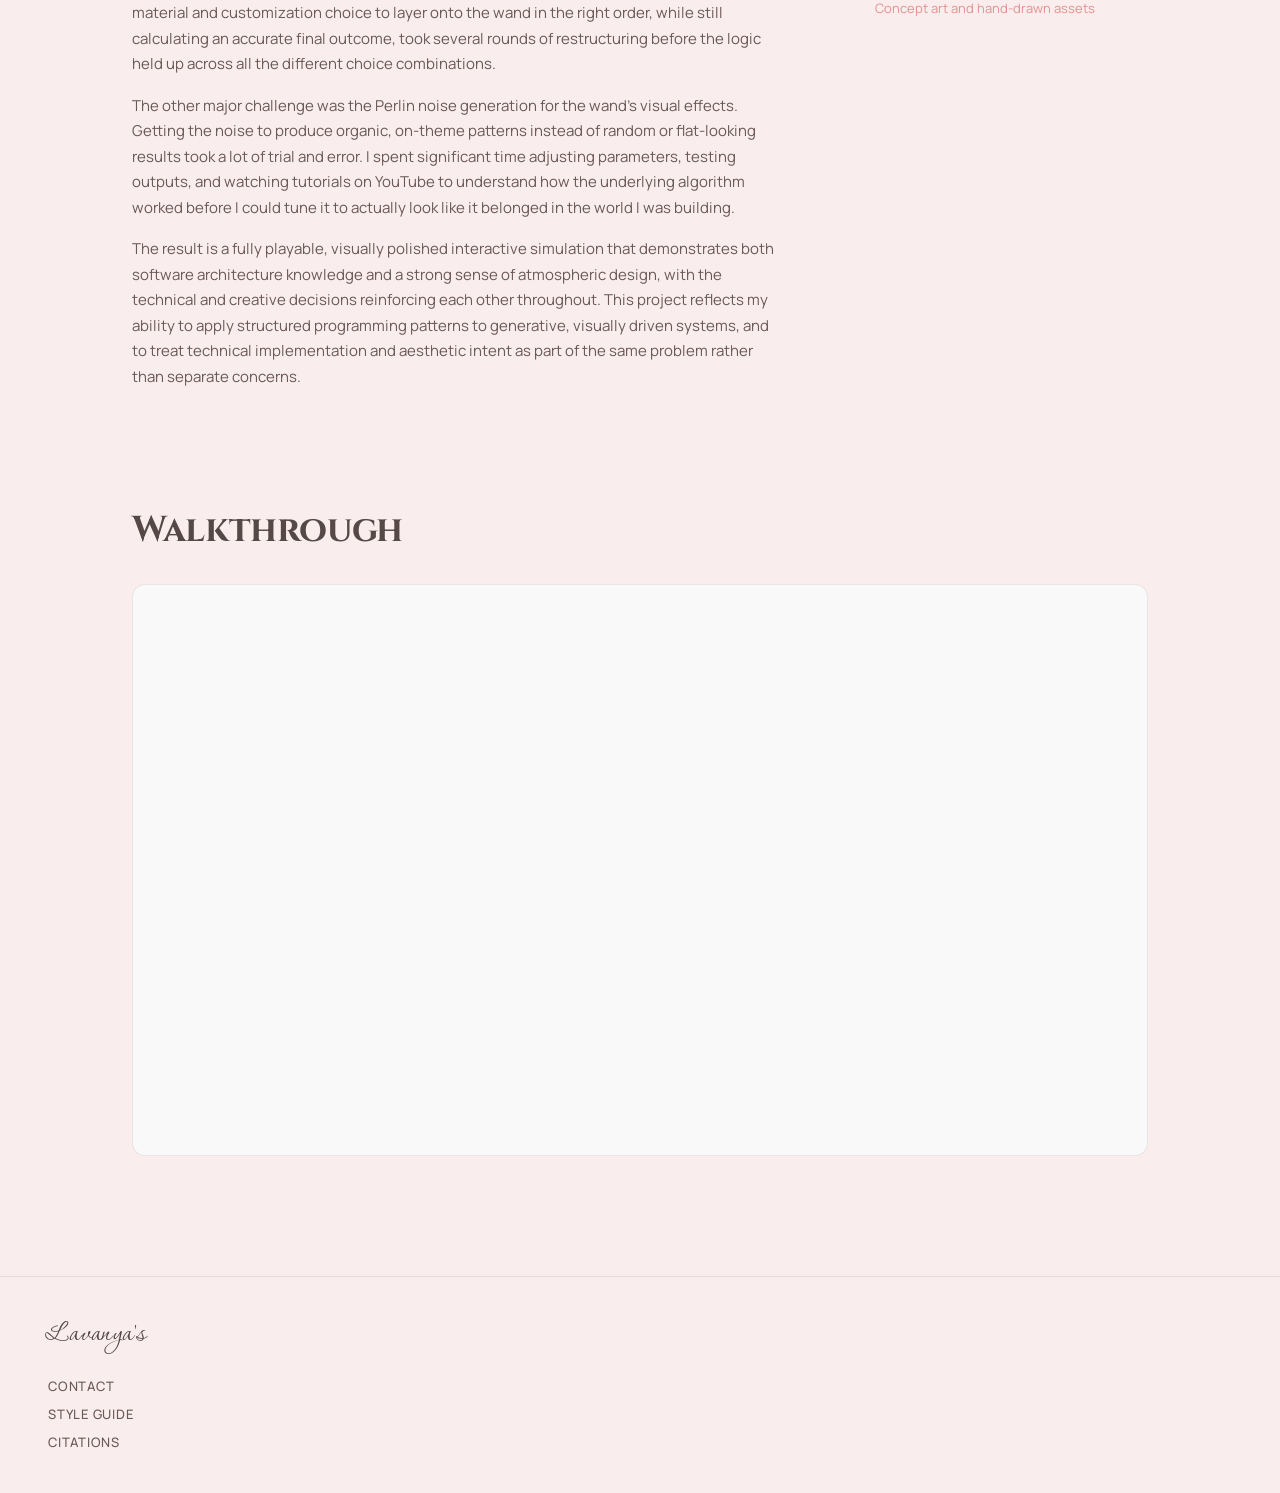
<file: project-wandmaker.html>
<!DOCTYPE html>
<html lang="en">

<head>
    <meta charset="UTF-8">
    <meta name="viewport" content="width=device-width, initial-scale=1.0">
    <title>Wandmaker's Atelier</title>
    <link rel="preconnect" href="https://fonts.googleapis.com">
    <link rel="preconnect" href="https://fonts.gstatic.com" crossorigin>
    <link rel="stylesheet" href="https://fonts.googleapis.com/css2?family=Cinzel:wght@400;700&family=Corinthia:wght@400;700&family=Manrope:wght@300;400;500;600;700&display=swap">
    <link href="css/main.css" rel="stylesheet">
    <link href="css/fonts.css" rel="stylesheet">
    <link href="css/layout.css" rel="stylesheet">
</head>

<body>

    <!-- Skip link element that jumps to <main> -->
    <a class="skip_link" href="#main_content">Skip to main content</a>


    <!-- blush blur background that stays centred behind all content even through scroll -->
    <div class="bg_blur"></div>

    <!-- Header -->
    <header>
        <nav class="header_bar" aria-label="Primary">
            <a class="header_logo" href="index.html">
                <span class="brand_mark">Lavanya's</span>
            </a>

            <details class="nav_disclosure" open>
                <summary class="nav_toggle">Menu</summary>
                <div class="header_nav_bar">
                    <a class="nav_link" href="index.html">Home</a>
                    <a class="nav_link" href="about.html">About Me</a>
                    <a class="nav_link" href="projects.html" aria-current="page">Projects</a>
                    <a class="nav_link" href="contact.html">Contact</a>
                </div>
            </details>
        </nav>
    </header>

    <main class="page_main" id="main_content">

        <a class="back_link" href="projects.html">
            <img src="img/left_arrow.png" alt="">
            Back to Projects
        </a>

        <h1>Wandmaker's Atelier</h1>

        <div class="project_banner">
            <img src="img/wandmaker%27s%20atelier%20assets/wandmakers_atelier%20cover%20photo.png" alt="The Wandmaker's Atelier title screen with a glowing hand-crafted wand"
                loading="eager" width="1200" height="675">
        </div>

        <section class="page_section" aria-labelledby="process_heading">
            <h2 id="process_heading">Process</h2>
            <div class="process_grid">
                <div class="project_prose">
                    <p>The aim of this project was to build an interactive wand-crafting simulation in Java, where users make sequential material and design choices through a mouse-driven GUI, with each decision dynamically shaping the wand's final power and appearance. The brief required blending solid software design patterns with generative visuals to create an experience that felt immersive and polished rather than purely functional.</p>
                    <p>I built the full simulation independently, implementing the Decorator design pattern to layer each user choice so that material and customization decisions accumulated meaningfully into a calculated final outcome. To bring the world to life, I generated complex animated visuals using recursion and Perlin noise, producing fractal patterns, branching effects, and organic particle movement. I also programmed a day and night cycle with smooth transitions and designed four distinct spell effects, each paired with synthesized audio feedback. I also conducted iterative peer testing throughout development, using that feedback to refine hover states and contextual tooltips so users were guided naturally through each stage.</p>
                    <p>One of the main challenges was implementing the Decorator pattern correctly. Getting each material and customization choice to layer onto the wand in the right order, while still calculating an accurate final outcome, took several rounds of restructuring before the logic held up across all the different choice combinations.</p>
                    <p>The other major challenge was the Perlin noise generation for the wand's visual effects. Getting the noise to produce organic, on-theme patterns instead of random or flat-looking results took a lot of trial and error. I spent significant time adjusting parameters, testing outputs, and watching tutorials on YouTube to understand how the underlying algorithm worked before I could tune it to actually look like it belonged in the world I was building.</p>
                    <p>The result is a fully playable, visually polished interactive simulation that demonstrates both software architecture knowledge and a strong sense of atmospheric design, with the technical and creative decisions reinforcing each other throughout. This project reflects my ability to apply structured programming patterns to generative, visually driven systems, and to treat technical implementation and aesthetic intent as part of the same problem rather than separate concerns.</p>
                </div>
                <aside class="project_sketches">
                    <figure>
                        <img src="img/wandmaker%27s%20atelier%20assets/wandmaker%27s%20atelier%20assets.png" alt="Wandmaker's Atelier concept assets">
                        <figcaption>Concept art and hand-drawn assets</figcaption>
                    </figure>
                </aside>
            </div>
        </section>

        <section class="page_section" aria-labelledby="media_heading">
            <h2 id="media_heading">Walkthrough</h2>
            <div class="video_embed">
                <iframe width="560" height="315" src="https://drive.google.com/file/d/1Ub34nrBuspnBZ6jy_F-aVqg6pDisNSho/preview" title="Wandmaker's Atelier gameplay" frameborder="0" allow="accelerometer; autoplay; clipboard-write; encrypted-media; gyroscope; picture-in-picture; web-share" referrerpolicy="strict-origin-when-cross-origin" allowfullscreen></iframe>
            </div>
        </section>

    </main>

    <!-- Back to top button uses JS and is hidden until scrolled -->
    <button type="button" class="secondary_button back_to_top" aria-label="Back to top">↑ Top</button>

    <!-- footer -->
    <footer>
        <div class="footer_bar">
            <a class="footer_logo" href="index.html">
                <span class="brand_mark">Lavanya's</span>
            </a>

            <nav class="footer_nav" aria-label="Footer">
                <a class="nav_link" href="contact.html">Contact</a>
                <a class="nav_link" href="style_guide.html">Style Guide</a>
                <a class="nav_link" href="citations.html">Citations</a>
            </nav>
        </div>
    </footer>

    <script src="js/main.js" defer></script>

</body>
</html>
</file>
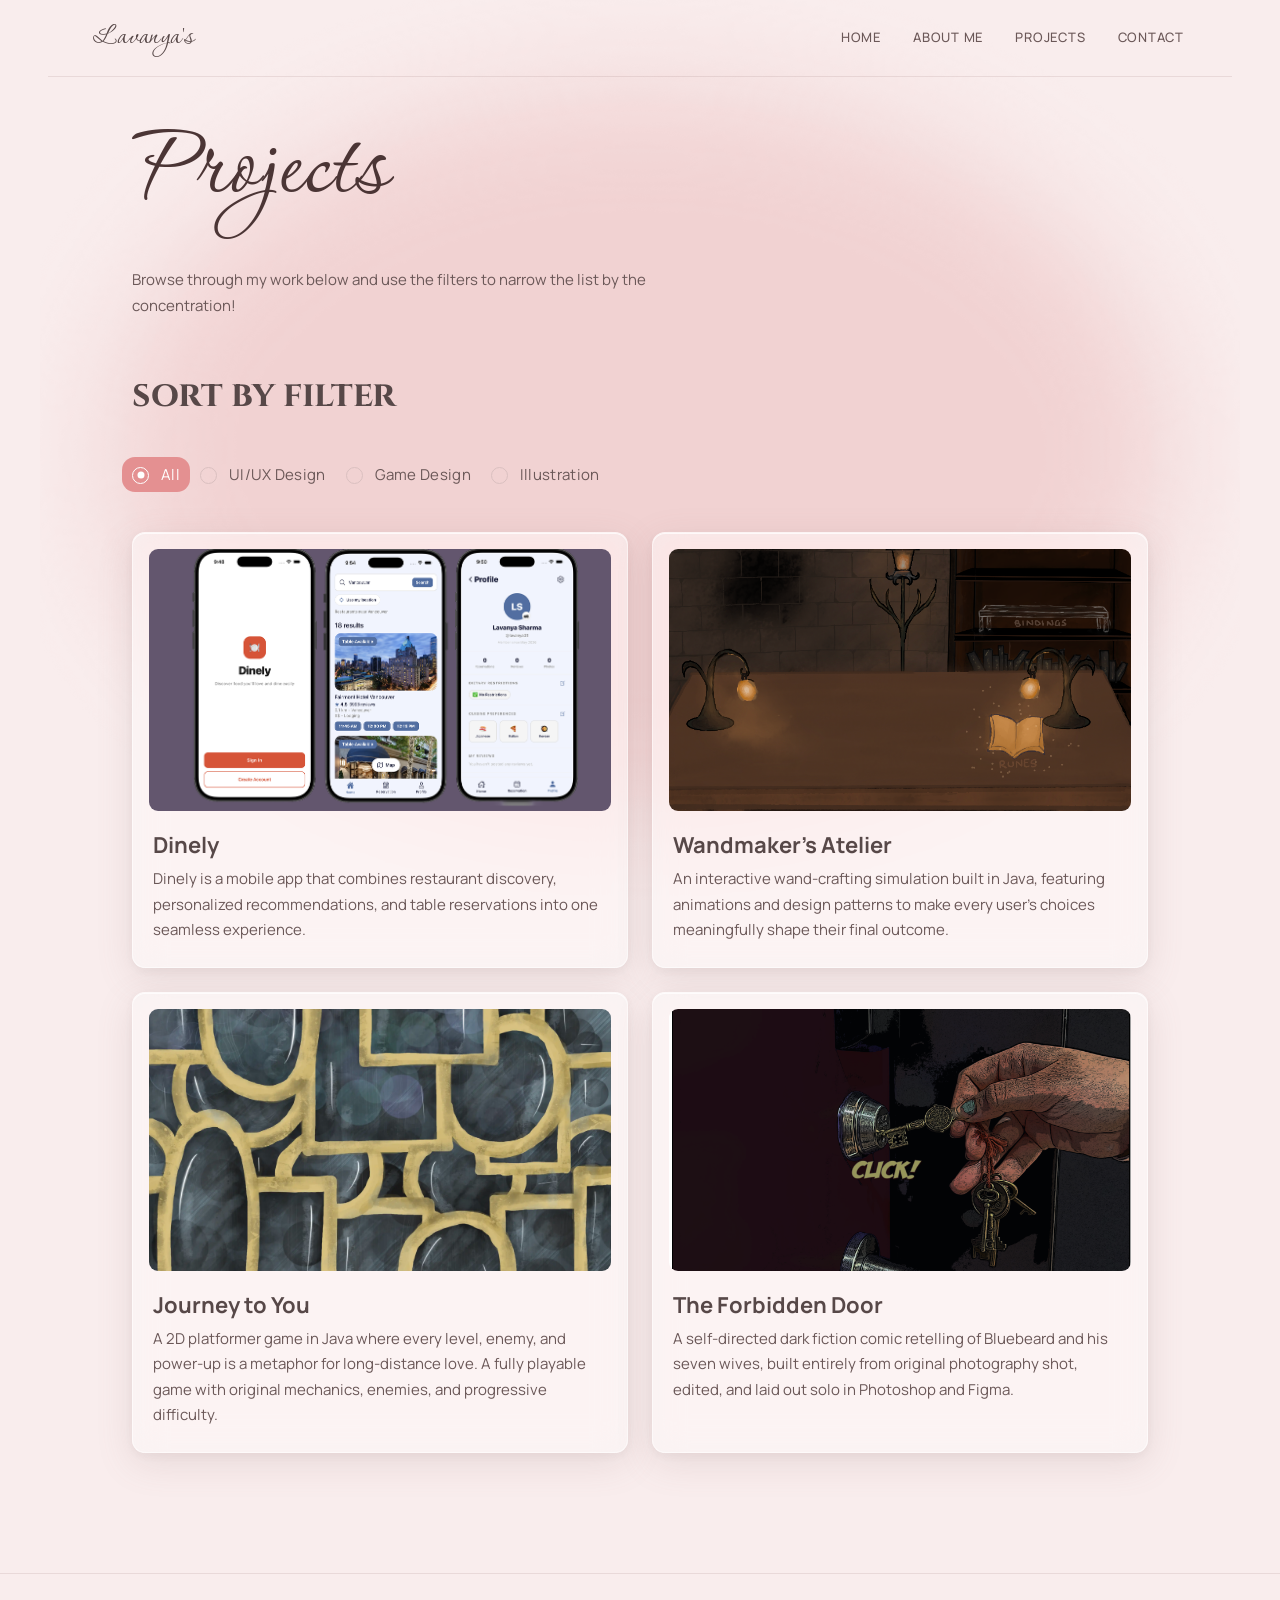
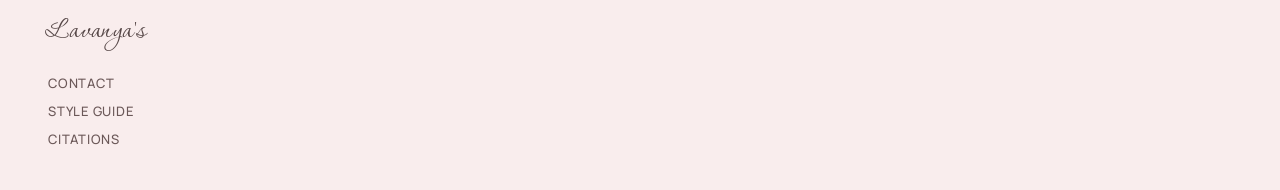
<file: projects.html>
<!DOCTYPE html>
<html lang="en">

<head>
    <meta charset="UTF-8">
    <meta name="viewport" content="width=device-width, initial-scale=1.0">
    <title>Projects</title>
    <link rel="preconnect" href="https://fonts.googleapis.com">
    <link rel="preconnect" href="https://fonts.gstatic.com" crossorigin>
    <link rel="stylesheet" href="https://fonts.googleapis.com/css2?family=Cinzel:wght@400;700&family=Corinthia:wght@400;700&family=Manrope:wght@300;400;500;600;700&display=swap">
    <link href="css/main.css" rel="stylesheet">
    <link href="css/fonts.css" rel="stylesheet">
    <link href="css/layout.css" rel="stylesheet">
</head>

<body>

    <!-- Skip link element that jumps to <main> -->
    <a class="skip_link" href="#main_content">Skip to main content</a>

    <!-- blush blur background that stays centred behind all content even through scroll -->
    <div class="bg_blur"></div>

    <!-- Header -->
    <header>
        <nav class="header_bar" aria-label="Primary">
            <a class="header_logo" href="index.html">
                <span class="brand_mark">Lavanya's</span>
            </a>

            <details class="nav_disclosure" open>
                <summary class="nav_toggle">Menu</summary>
                <div class="header_nav_bar">
                    <a class="nav_link" href="index.html">Home</a>
                    <a class="nav_link" href="about.html">About Me</a>
                    <a class="nav_link" href="projects.html" aria-current="page">Projects</a>
                    <a class="nav_link" href="contact.html">Contact</a>
                </div>
            </details>
        </nav>
    </header>

    <main class="page_main" id="main_content">

        <h1>Projects</h1>
        <p class="page_intro">Browse through my work below and use the
            filters to narrow the list by the concentration!</p>

        <section class="page_section" aria-labelledby="work_heading">
            <h2 id="work_heading">sort by filter</h2>

            <!-- Discipline filter for radio group to allow filtering of projects by genre -->
            <div class="filter_controls" role="radiogroup" aria-label="Filter projects by discipline">
                <div class="radio_group">
                    <div class="radio_group_title">
                        <input type="radio" name="discipline" id="filter_all" value="all" checked>
                        <label for="filter_all">All</label>
                    </div>
                </div>
                <div class="radio_group">
                    <div class="radio_group_title">
                        <input type="radio" name="discipline" id="filter_ui_ux" value="ui_ux">
                        <label for="filter_ui_ux">UI/UX Design</label>
                    </div>
                </div>
                <div class="radio_group">
                    <div class="radio_group_title">
                        <input type="radio" name="discipline" id="filter_game" value="game">
                        <label for="filter_game">Game Design</label>
                    </div>
                </div>
                <div class="radio_group">
                    <div class="radio_group_title">
                        <input type="radio" name="discipline" id="filter_illustration" value="illustration">
                        <label for="filter_illustration">Illustration</label>
                    </div>
                </div>
            </div>

            <div class="project_list_grid projects_grid_2col">

                <a class="project_card" href="project-dinely.html" data-discipline="ui_ux">
                    <div class="project_card_img">
                        <img src="img/dinely%20assets/dinely%20cover%20photo.png" alt="Dinely" loading="lazy">
                    </div>
                    <div class="project_card_text">
                        <h3>Dinely</h3>
                        <p>Dinely is a mobile app that combines restaurant discovery, personalized recommendations, and table reservations into one seamless experience.</p>
                    </div>
                </a>

                <a class="project_card" href="project-wandmaker.html" data-discipline="game">
                    <div class="project_card_img">
                        <img src="img/wandmaker%27s%20atelier%20assets/wandmakers_atelier%20cover%20photo.png" alt="Wandmaker's Atelier" loading="lazy">
                    </div>
                    <div class="project_card_text">
                        <h3>Wandmaker's Atelier</h3>
                        <p>An interactive wand-crafting simulation built in Java, featuring animations and design patterns to make every user's choices meaningfully shape their final outcome.</p>
                    </div>
                </a>

                <a class="project_card" href="project-journey-to-you.html" data-discipline="game">
                    <div class="project_card_img">
                        <img src="img/journey%20to%20you%20assets/journey_to_you_cover_photo.webp" alt="Journey to You" loading="lazy">
                    </div>
                    <div class="project_card_text">
                        <h3>Journey to You</h3>
                        <p>A 2D platformer game in Java where every level, enemy, and power-up is a metaphor for long-distance love. A fully playable game with original mechanics, enemies, and progressive difficulty.</p>
                    </div>
                </a>

                <a class="project_card" href="project-the-forbidden-door.html" data-discipline="illustration">
                    <div class="project_card_img">
                        <img src="img/the%20forbidden%20door%20assets/the%20forbidden%20door%20cover%20photo.png" alt="The Forbidden Door" loading="lazy">
                    </div>
                    <div class="project_card_text">
                        <h3>The Forbidden Door</h3>
                        <p>A self-directed dark fiction comic retelling of Bluebeard and his seven wives, built entirely from original photography shot, edited, and laid out solo in Photoshop and Figma.</p>
                    </div>
                </a>

            </div>
        </section>

    </main>

    <!-- footer -->
    <footer>
        <div class="footer_bar">
            <a class="footer_logo" href="index.html">
                <span class="brand_mark">Lavanya's</span>
            </a>

            <nav class="footer_nav" aria-label="Footer">
                <a class="nav_link" href="contact.html">Contact</a>
                <a class="nav_link" href="style_guide.html">Style Guide</a>
                <a class="nav_link" href="citations.html">Citations</a>
            </nav>
        </div>
    </footer>

    <script src="js/main.js" defer></script>

</body>
</html>
</file>
<file: css/main.css>
:root {
    /* Colour */
    --color_bg:             #F9EDED;
    --color_surface:        #FAF9F9;
    --color_heading:        #574848;
    --color_body:           #6B5858;
    --color_muted:          #D9BFBF;
    --color_border:         rgba(141, 111, 111, 0.15);
    --color_glass_bg:       rgba(250, 249, 249, 0.50);
    --color_glass_border:   rgba(255, 255, 255, 0.65);
    --color_hover_bg:       rgba(204, 168, 168, 0.10);
    --color_code_bg:        rgba(217, 191, 191, 0.18);

    /* Shape */
    --radius_card:          13px;
    --radius_btn:           100px;
    --radius_input:         8px;

    /* Transition */
    --transition:           0.25s ease;
}

/* Reset  */

*, *::before, *::after {
    box-sizing: border-box;
    margin: 0;
    padding: 0;
}

html {
    scroll-behavior: smooth;
}

body {
    font-family: var(--font_ui);
    background-color: var(--color_bg);
    color: var(--color_body);
    min-height: 100vh;
    overflow-x: hidden;
    position: relative;
    margin-left: 3rem;
    margin-right: 3rem;
}

img {
    max-width: 100%;
    display: block;
}

a {
    color: inherit;
}

h2 {
    margin-bottom: 2rem;
}
/*Fixed background blur (stays in place on scroll)*/

.bg_blur {
    position: fixed;
    top: 50%;
    left: 50%;
    transform: translate(-50%, -50%);
    width: 1200px;
    height: 900px;
    background-image: url('../img/background_blur_circle.png');
    background-size: contain;
    background-repeat: no-repeat;
    background-position: center;
    opacity: 1;
    pointer-events: none;
    z-index: 0;
}

/*Everything sits above the blur*/

header, main, footer, section {
    position: relative;
    z-index: 1;
}


/* in-text link */

.in_text_link {
    font-family: var(--font_ui);
    color: #E49091;
    text-decoration: none;
    text-decoration-color: var(--color_muted);
    text-underline-offset: 3px;
    transition: text-decoration-color var(--transition), color var(--transition);
    cursor: pointer;
}

.in_text_link:hover {
    color: #574848;
    text-decoration: underline;
    text-decoration-color: #574848;
}

.in_text_link:focus-visible {
    outline: 2px solid var(--color_heading);
    color: #574848;
    text-decoration: underline;
    text-decoration-color: #574848;
    outline-offset: 3px;
}


/* nav link */

.nav_link {
    font-family: var(--font_ui);
    font-size: var(--size_small);
    font-weight: 500;
    color: var(--color_body);
    text-decoration: none;
    letter-spacing: 0.06em;
    text-transform: uppercase;
    position: relative;
    padding-bottom: 2px;
    transition: color var(--transition);
}

.nav_link::after {
    content: '';
    position: absolute;
    bottom: 0;
    left: 0;
    width: 0;
    height: 1px;
    background-color: var(--color_heading);
    transition: width var(--transition);
}

.nav_link:hover,
.nav_link:focus-visible {
    color: #E49091;
}

.nav_link:hover::after,
.nav_link:focus-visible::after {
    width: 100%;
    background-color: #E49091;
}

.nav_link:focus-visible {
    outline: 2px solid var(--color_heading);
    outline-offset: 4px;
}


/* primary button */

.primary_button {
    display: inline-flex;
    align-items: center;
    gap: 0.5rem;
    font-family: var(--font_ui);
    font-size: var(--size_small);
    font-weight: 600;
    color: var(--color_bg);
    background-color: var(--color_heading);
    border: 1.5px solid var(--color_heading);
    border-radius: var(--radius_btn);
    padding: 0.65rem 1.6rem;
    text-decoration: none;
    letter-spacing: 0.04em;
    cursor: pointer;
    transition: background-color var(--transition), color var(--transition), transform var(--transition);
}

.primary_button:hover {
    background-color: #E49091;
    color: #FFFFFF;
    transform: translateY(-1px);
}

.primary_button:focus-visible {
    outline: 2px solid var(--color_heading);
    outline-offset: 3px;
}


/* secondary button */

.secondary_button {
    display: inline-flex;
    align-items: center;
    gap: 0.5rem;
    font-family: var(--font_ui);
    font-size: var(--size_small);
    font-weight: 500;
    color: var(--color_heading);
    background-color: transparent;
    border: 1.5px solid var(--color_heading);
    border-radius: var(--radius_btn);
    padding: 0.65rem 1.6rem;
    text-decoration: none;
    letter-spacing: 0.04em;
    cursor: pointer;
    transition: border-color var(--transition), background-color var(--transition), transform var(--transition);
}

.secondary_button:hover {
    border-color: #E49091;
    color: #E49091;
    transform: translateY(-1px);
}

.secondary_button:focus-visible {
    outline: 2px solid var(--color_heading);
    outline-offset: 3px;
    border-color: #E49091;
    color: #E49091;
}


/* text-input feild with label */

.form_group {
    display: flex;
    flex-direction: column;
    gap: 0.4rem;
}

.form_group input[type="text"],
.form_group input[type="email"],
.form_group input[type="tel"],
.form_group textarea {
    font-family: var(--font_ui);
    font-size: var(--size_p);
    color: var(--color_heading);
    background-color: var(--color_glass_bg);
    border: 1px solid var(--color_border);
    border-radius: var(--radius_input);
    padding: 0.65rem 1rem;
    outline: none;
    transition: border-color var(--transition), background-color var(--transition);
    backdrop-filter: blur(8px);
    -webkit-backdrop-filter: blur(8px);
    width: 100%;
}

.form_group input::placeholder,
.form_group textarea::placeholder {
    color: var(--color_muted);
    font-weight: 300;
}

.form_group input:focus,
.form_group textarea:focus {
    border-color: var(--color_body);
    background-color: #E49091;
    color: #FFFFFF;
}


/* radio input feild with label */

.radio_group {
    display: flex;
    flex-direction: column;
    gap: 0.25rem;
    padding: 0.5rem 0;
}

.radio_group_title {
    display: flex;
    align-items: flex-start;
    gap: 0.75rem;
    padding: 0.4rem 0.6rem;
    margin: 0 -0.6rem;
    border-radius: var(--radius_card);
    transition: background-color var(--transition);
}

.radio_group_title:hover,
.radio_group_title:focus-within,
.radio_group_title:active,
.radio_group_title:has(input[type="radio"]:checked) {
    background-color: #E49091;
}

.radio_group_title:hover label,
.radio_group_title:focus-within label,
.radio_group_title:active label,
.radio_group_title:has(input[type="radio"]:checked) label {
    color: #FFFFFF;
}

.radio_group_title input[type="radio"] {
    appearance: none;
    -webkit-appearance: none;
    width: 17px;
    height: 17px;
    min-width: 17px;
    border: 1.5px solid var(--color_muted);
    border-radius: 50%;
    margin-top: 3px;
    position: relative;
    cursor: pointer;
    transition: border-color var(--transition);
    flex-shrink: 0;
}

.radio_group_title input[type="radio"]:checked {
    border-color: var(--color_heading);
}

.radio_group_title:hover input[type="radio"],
.radio_group_title:focus-within input[type="radio"],
.radio_group_title:active input[type="radio"],
.radio_group_title:has(input[type="radio"]:checked) input[type="radio"] {
    border-color: #FFFFFF;
}

.radio_group_title:hover input[type="radio"]:checked::after,
.radio_group_title:focus-within input[type="radio"]:checked::after,
.radio_group_title:active input[type="radio"]:checked::after,
.radio_group_title:has(input[type="radio"]:checked) input[type="radio"]:checked::after {
    background-color: #FFFFFF;
}

.radio_group_title input[type="radio"]:focus-visible {
    outline: 2px solid var(--color_heading);
    outline-offset: 2px;
}

.radio_group_title input[type="radio"]:checked::after {
    content: '';
    position: absolute;
    top: 50%;
    left: 50%;
    transform: translate(-50%, -50%);
    width: 7px;
    height: 7px;
    border-radius: 50%;
    background-color: var(--color_heading);
}

.radio_group_title label {
    cursor: pointer;
    font-size: var(--size_p);
    font-weight: 400;
    color: var(--color_body);
    line-height: 1.5;
}

.radio_group_detail {
    padding-left: 1.75rem;
}

.radio_group_detail p {
    font-size: var(--size_small);
    color: var(--color_muted);
}


/* project card */

/* Glassmorphism (translucent background + backdrop-filter blur) built
   following YouTube tutorials on the effect.
   https://www.youtube.com/watch?v=to-GtCquuwo and
   https://www.youtube.com/watch?v=Cv8zFvM8fEk */
.project_card {
    display: block;
    text-decoration: none;
    background: rgba(250, 249, 249, 0.55);
    backdrop-filter: blur(16px) saturate(160%);
    -webkit-backdrop-filter: blur(16px) saturate(160%);
    border: 1px solid rgba(255, 255, 255, 0.5);
    border-radius: var(--radius_card);
    box-shadow:
        0 10px 36px rgba(141, 111, 111, 0.16),
        0 3px 10px rgba(141, 111, 111, 0.08),
        inset 0 1px 0 rgba(255, 255, 255, 0.75);
    overflow: hidden;
    position: relative;
    transition: transform 0.3s ease, box-shadow 0.3s ease;
}

.project_card:hover {
    transform: translateY(-4px);
    box-shadow:
        0 20px 52px rgba(141, 111, 111, 0.22),
        0 6px 16px rgba(141, 111, 111, 0.12),
        inset 0 1px 0 rgba(255, 255, 255, 0.85);
}

.project_card:focus-visible {
    outline: 2px solid var(--color_heading);
    outline-offset: 3px;
}

/* Diamond hover accent via pseudo-element */
.project_card::before {
    content: '';
    position: absolute;
    top: 0.75rem;
    right: 0.75rem;
    width: 20px;
    height: 20px;
    background-image: url('../img/hover_diamond.png');
    background-size: contain;
    background-repeat: no-repeat;
    opacity: 0;
    transition: opacity var(--transition);
    z-index: 2;
}

.project_card:hover::before {
    opacity: 1;
}

.project_card_img {
    width: 100%;
    aspect-ratio: 16 / 9;
    padding: 1rem 1rem 0;
    border-radius: calc(var(--radius_card) - 4px);
    overflow: hidden;
}

.project_card_img img {
    width: 100%;
    height: 100%;
    object-fit: cover;
    border-radius: calc(var(--radius_card) - 4px);
    transition: transform 0.4s ease;
}

.project_card:hover .project_card_img img {
    transform: scale(1.04);
}

.project_card_text {
    padding: 1.25rem 1.25rem 1.5rem;
}

.project_card_text h3,
.project_card_text h4 {
    margin-bottom: 0.4rem;
}


/* header and nav */

.header_bar {
    position: sticky;
    top: 0;
    z-index: 100;
    display: flex;
    align-items: center;
    justify-content: space-between;
    padding: 1.25rem 3rem;
    border-bottom: 1px solid var(--color_border);
}

.header_logo {
    text-decoration: none;
}

.header_logo .brand_mark {
    font-size: 2.25rem;
    line-height: 1;
    transition: color var(--transition);
}

.header_logo:hover .brand_mark {
    color: var(--color_body);
}

.header_logo:focus-visible {
    outline: 2px solid var(--color_heading);
    outline-offset: 4px;
}

.header_nav_bar {
    display: flex;
    align-items: center;
    gap: 2rem;
    list-style: none;
}


/* project list */

.project_list_grid {
    display: grid;
    grid-template-columns: repeat(3, 1fr);
    gap: 1.5rem;
}


/* project detail */

.project_detail_grid {
    display: grid;
    grid-template-columns: minmax(0, 1fr) minmax(0, 1fr);
    gap: 3rem;
    align-items: start;
}

.project_detail_image {
    position: sticky;
    top: calc(4.5rem + 2rem);
}

.project_detail_image img {
    width: 100%;
    border-radius: var(--radius_card);
}

.project_detail_info {
    display: flex;
    flex-direction: column;
    gap: 1.5rem;
}


/* contact */

.contact_grid {
    display: grid;
    grid-template-columns: 1fr 1fr;
    gap: 3rem;
    align-items: start;
}

.contact_form {
    display: flex;
    flex-direction: column;
    gap: 1.25rem;
}

.contact_info {
    display: flex;
    flex-direction: column;
    gap: 1.25rem;
    padding-top: 0.25rem;
}

.button_group {
    display: flex;
    gap: 0.75rem;
    flex-wrap: wrap;
}


/* about me */

.about_grid {
    display: grid;
    grid-template-columns: minmax(280px, 360px) 1fr;
    gap: 3rem;
    align-items: start;
}

.about_intro {
    display: flex;
    flex-direction: column;
    gap: 1rem;
}

.about_intro h2 {
    margin-bottom: 0;
}


/*footer */

.footer_bar {
    border-top: 1px solid var(--color_border);
    padding: 2.5rem 3rem;
    display: flex;
    flex-direction: column;
    align-items: flex-start;
    gap: 1.5rem;
    margin-top: 5rem;
    margin-left: -3rem;
    margin-right: -3rem;
    padding-left: 3rem;
    padding-right: 3rem;
}

.footer_logo {
    text-decoration: none;
}

.footer_logo .brand_mark {
    font-size: 2.25rem;
    line-height: 1;
}

.footer_nav {
    display: flex;
    flex-direction: column;
    gap: 0.5rem;
}


/* style guide */

/* Page wrapper */
.style_guide_page {
    max-width: 960px;
    margin: 0 auto;
    padding: 0 2rem;
}

/* Section */
.sg_section {
    padding: 4rem 0;
    border-bottom: 1px solid var(--color_border);
}

.sg_section:last-child {
    border-bottom: none;
}

/* Section heading row with rule */
.sg_section_label {
    display: flex;
    align-items: center;
    gap: 1rem;
    letter-spacing: 0.12em;
    text-transform: uppercase;
    margin-bottom: 2.5rem;
}

.sg_section_label::after {
    content: '';
    flex: 1;
    height: 1px;
    background: var(--color_border);
}

/* Individual element block: title */
.element {
    margin-bottom: 0.75rem;
}

/* Individual element block: code + render + selector */
.element_detail {
    display: flex;
    flex-direction: column;
    gap: 1rem;
    padding: 1.5rem 0;
    border-radius: var(--radius_card);
    margin-bottom: 2.5rem;
}

/* Code block inside element_detail */
.code_block {
    display: flex;
    flex-direction: column;
    gap: 0.2rem;
    padding: 1rem 1.25rem;
    background-color: var(--color_code_bg);
    border-radius: var(--radius_input);
    border-left: 2px solid var(--color_muted);
}

.code_block code {
    overflow-wrap: anywhere;
}

/* Colour swatches */
.colour_palette_grid {
    display: flex;
    gap: 1rem;
    flex-wrap: wrap;
}

.colour_swatch {
    display: flex;
    flex-direction: column;
    align-items: center;
    gap: 0.5rem;
}

.colour_swatch_block {
    width: 80px;
    height: 80px;
    border-radius: var(--radius_card);
    border: 1px solid var(--color_border);
}

.colour_swatch_label {
    text-align: center;
    line-height: 1.4;
}

/* Icon row */
.icon_row {
    display: flex;
    gap: 2rem;
    align-items: center;
    flex-wrap: wrap;
}

.icon_item {
    display: flex;
    flex-direction: column;
    align-items: center;
    gap: 0.5rem;
}

.icon_item img {
    width: 28px;
    height: 28px;
    object-fit: contain;
}

/* Photo grid  */
.photo_grid_demo {
    display: flex;
    gap: 2rem;
    flex-wrap: wrap;
}

.photo_grid_demo figure {
    margin: 0;
    width: 180px;
}

.photo_grid_demo figure img {
    width: 100%;
    height: 130px;
    object-fit: contain;
    border-radius: var(--radius_card);
    display: block;
}

/* Ethos  */
.ethos_block {
    border-radius: var(--radius_card);
    padding: 2rem;
}

/* Ethos keywords row */
.ethos_keywords {
    display: grid;
    grid-template-columns: repeat(3, 1fr);
    gap: 1.5rem;
}

.ethos_keyword_item {
    display: flex;
    flex-direction: column;
    gap: 0.4rem;
}


.form_group_demo {
    max-width: 340px;
}

.project_list_grid_demo {
    grid-template-columns: repeat(2, 1fr);
    max-width: 560px;
}

.header_bar_demo {
    position: static;
    border-radius: var(--radius_card);
}

.header_logo_h1_demo {
    font-size: 2rem;
}

.footer_bar_demo {
    margin-top: 0;
    border-radius: var(--radius_card);
}

.footer_logo_h1_demo {
    font-size: 1.75rem;
}

.demo_blur_image {
    border-radius: var(--radius_card);
    max-width: 320px;
}

/* Colour swatch fills */
.colour_swatch_bg       { background: #FFFEFE; }
.colour_swatch_surface  { background: #FAF9F9; }
.colour_swatch_heading  { background: #574848; }
.colour_swatch_body     { background: #6B5858; }
.colour_swatch_muted    { background: #D9BFBF; }


/* website layout */

/* Visually hidden (screen-reader only) for accessible section
   headings that shouldn't show visually. */
.visually_hidden {
    position: absolute;
    width: 1px;
    height: 1px;
    padding: 0;
    margin: -1px;
    overflow: hidden;
    clip: rect(0, 0, 0, 0);
    white-space: nowrap;
    border: 0;
}

/* Visually hidden until focused skip link */
.skip_link {
    position: absolute;
    left: -9999px;
    top: 0;
    z-index: 999;
    padding: 0.6rem 1rem;
    background-color: var(--color_heading);
    color: var(--color_bg);
    font-family: var(--font_ui);
    font-size: var(--size_small);
    font-weight: 600;
    letter-spacing: 0.04em;
    text-decoration: none;
    border-radius: var(--radius_input);
}

.skip_link:focus {
    left: 0.75rem;
    top: 0.75rem;
}

/* Main content wrapper for all non-style-guide pages */
.page_main {
    max-width: 1080px;
    margin: 0 auto;
    padding: 2rem 2rem 0;
}

.page_section {
    padding: 2.5rem 0;
}

.page_intro {
    max-width: 60ch;
    margin-top: 2rem;
    margin-bottom: 1rem;
}


.nav_disclosure > summary.nav_toggle {
    display: none;
    list-style: none;
    cursor: pointer;
}

.nav_disclosure > summary.nav_toggle::-webkit-details-marker {
    display: none;
}


/*home page */

.hero {
    text-align: center;
    padding: 3.5rem 0 1.5rem;
}
.wordmark_main {
    display: block;
    font-family: var(--font_display);
    font-size: var(--size_h1);
    font-weight: 400;
    line-height: 1.05;
    letter-spacing: 0.01em;
    color: #4B3535;
}

.wordmark_label {
    display: block;
    font-family: 'Cinzel', serif;
    font-size: clamp(1rem, 3vw, 1.75rem);
    font-weight: 400;
    text-transform: lowercase;
    letter-spacing: 0.32em;
    color: var(--color_body);
}

.hero .wordmark_label {
    margin-top: -0.45em;
    text-indent: 0.32em;
}


/* projects in home page */

.project_carousel {
    position: relative;
    margin: 1.5rem 0 1rem;
}

.carousel_track {
    display: flex;
    gap: 1.5rem;
    overflow-x: auto;
    scroll-snap-type: x mandatory;
    scroll-behavior: smooth;
    padding: 0.5rem 0.25rem 1.5rem;
    scrollbar-width: thin;
}

.carousel_track .project_card {
    scroll-snap-align: start;
    flex: 0 0 calc((100% - 2 * 1.5rem) / 3);
}

.carousel_track:focus-visible {
    outline: 2px solid var(--color_heading);
    outline-offset: 4px;
}

.carousel_arrow_btn {
    position: absolute;
    top: 50%;
    transform: translateY(-50%);
    background: transparent;
    border: none;
    cursor: pointer;
    padding: 0.5rem;
    z-index: 3;
    transition: opacity var(--transition);
}

.carousel_arrow_prev {
    left: -2.25rem;
}

.carousel_arrow_next {
    right: -1.75rem;
}

.carousel_arrow_btn img {
    width: 18px;
    height: 18px;
    object-fit: contain;
}

.carousel_arrow_btn:focus-visible {
    outline: 2px solid var(--color_heading);
    outline-offset: 3px;
}

.carousel_arrow_btn[disabled] {
    opacity: 0.25;
    cursor: default;
}

/* about me photo carousel */
.photo_carousel {
    margin-top: 2.5rem;
    position: relative;
}

.photo_carousel_slide {
    flex: 0 0 100%;
    width: 100%;
    scroll-snap-align: start;
    margin: 0;
}

.photo_carousel_slide img {
    width: 100%;
    aspect-ratio: 4 / 5;
    object-fit: cover;
    border-radius: var(--radius_card);
    display: block;
}


/* projects page with filters*/

.projects_grid_2col {
    grid-template-columns: repeat(2, 1fr);
}

.project_card.is_hidden {
    display: none;
}

/* Discipline filter row (radio_group laid out horizontally) */
.filter_controls {
    display: flex;
    flex-wrap: wrap;
    gap: 0.5rem 1.25rem;
    padding: 0.5rem 0;
    margin-bottom: 2rem;
}

.filter_controls .radio_group {
    padding: 0;
}


/* project details*/

.back_link {
    display: inline-flex;
    align-items: center;
    gap: 0.5rem;
    font-family: var(--font_ui);
    font-size: var(--size_small);
    font-weight: 500;
    text-transform: uppercase;
    letter-spacing: 0.06em;
    color: var(--color_heading);
    text-decoration: none;
    transition: gap var(--transition);
    margin-bottom: 1rem;
}

.back_link img {
    width: 14px;
    height: 14px;
    object-fit: contain;
}

.back_link:hover {
    gap: 0.8rem;
}

.back_link:focus-visible {
    outline: 2px solid var(--color_heading);
    outline-offset: 3px;
}

.project_banner {
    margin: 1.5rem 0 2.5rem;
    border-radius: var(--radius_card);
    overflow: hidden;
}

.project_banner img {
    width: 100%;
    height: auto;
}

.project_prose {
    max-width: 70ch;
    margin-bottom: 2.5rem;
}

.project_prose p + p {
    margin-top: 1rem;
}

/* Process section*/
.process_grid {
    display: grid;
    grid-template-columns: minmax(0, 2fr) minmax(0, 1fr);
    gap: 2.5rem;
    align-items: start;
}

.project_sketches {
    display: flex;
    flex-direction: column;
    gap: 1.25rem;
}

.project_sketches img {
    display: block;
    width: 100%;
}

.project_sketches figure {
    margin: 0;
}

.project_sketches figcaption,
.photo_carousel_slide figcaption,
.photo_grid_demo figcaption {
    margin-top: 0.5rem;
    font-size: var(--size_small);
    color: #E49091;
    text-align: center;
}

/* Responsive 16:9 video embed */
.video_embed {
    position: relative;
    width: 100%;
    aspect-ratio: 16 / 9;
    border-radius: var(--radius_card);
    overflow: hidden;
    border: 1px solid var(--color_border);
    background-color: var(--color_surface);
}

.video_embed iframe {
    position: absolute;
    inset: 0;
    width: 100%;
    height: 100%;
    border: 0;
}

/* PDF download block  */
.download_block {
    display: flex;
    align-items: center;
    gap: 0.75rem;
    flex-wrap: wrap;
}


/* contact page */

.email_row {
    display: flex;
    align-items: center;
    gap: 0.75rem;
    flex-wrap: wrap;
}

.contact_icon {
    width: 20px;
    height: 20px;
    object-fit: contain;
}

.field_error {
    font-family: var(--font_ui);
    font-size: var(--size_small);
    font-weight: 600;
    color: var(--color_heading);
    margin-top: 0.2rem;
}

.form_group input[aria-invalid="true"],
.form_group textarea[aria-invalid="true"] {
    border-color: var(--color_heading);
}

.form_status {
    font-family: var(--font_ui);
    font-size: var(--size_small);
    font-weight: 500;
    color: var(--color_heading);
}

.form_status:empty {
    display: none;
}


.info_card_grid {
    display: grid;
    grid-template-columns: repeat(2, 1fr);
    gap: 1.5rem;
}



@keyframes fade-in-up {
    from {
        opacity: 0;
        transform: translateY(12px);
    }
    to {
        opacity: 1;
        transform: none;
    }
}

@media (prefers-reduced-motion: no-preference) {
    .hero h1 {
        animation: fade-in-up 0.6s ease-out;
    }
}


.back_to_top {
    position: fixed;
    bottom: 1.5rem;
    right: 1.5rem;
    z-index: 150;
    opacity: 0;
    visibility: hidden;
    transition: opacity var(--transition), visibility var(--transition);
}

.back_to_top.is_visible {
    opacity: 1;
    visibility: visible;
}
</file>
<file: css/fonts.css>
/* Type Scale Var */
:root {
    --font_display:     'Corinthia', cursive;
    --font_ui:          'Manrope', sans-serif;

    --size_h1:          clamp(3.75rem, 10vw, 7.5rem);
    --size_h2:          clamp(1.6rem, 3vw, 2.25rem);
    --size_h3:          clamp(1.1rem, 2vw, 1.375rem);
    --size_h4:          1rem;
    --size_p:           0.9375rem;
    --size_small:       0.8125rem;
    --size_code:        0.8rem;
}

/* elements */

h1 {
    font-family: var(--font_display);
    font-size: var(--size_h1);
    font-weight: 400;
    color: #4B3535;
    line-height: 1.05;
    letter-spacing: 0.01em;
}

h2 {
    font-family: 'Cinzel', serif;
    font-size: var(--size_h2);
    font-weight: 700;
    color: var(--color_heading);
    line-height: 1.2;
    letter-spacing: -0.01em;
}

/* lavanya wordmark/logo */
.brand_mark {
    display: inline-block;
    font-family: var(--font_display);
    font-size: var(--size_h1);
    font-weight: 400;
    color: var(--color_heading);
    line-height: 1.05;
    letter-spacing: 0.01em;
}

h3 {
    font-family: var(--font_ui);
    font-size: var(--size_h3);
    font-weight: 700;
    color: var(--color_heading);
    line-height: 1.3;
}

h4 {
    font-family: var(--font_ui);
    font-size: var(--size_h4);
    font-weight: 500;
    color: var(--color_heading);
    line-height: 1.4;
}

p {
    font-family: var(--font_ui);
    font-size: var(--size_p);
    font-weight: 400;
    color: var(--color_body);
    line-height: 1.7;
}

small {
    font-family: var(--font_ui);
    font-size: var(--size_small);
    font-weight: 400;
    color: var(--color_body);
    line-height: 1.5;
}

code {
    font-family: 'Courier New', Courier, monospace;
    font-size: var(--size_code);
    color: var(--color_heading);
    background-color: var(--color_code_bg);
    padding: 0.15em 0.4em;
    border-radius: 4px;
}

label {
    font-family: var(--font_ui);
    font-size: var(--size_small);
    font-weight: 500;
    color: var(--color_heading);
    letter-spacing: 0.02em;
}

/* num list */

ol {
    list-style: none;
    counter-reset: lavanya_counter;
    padding-left: 0;
}

ol li {
    counter-increment: lavanya_counter;
    position: relative;
    padding: 0.4rem 0 0.4rem 3rem;
    font-family: var(--font_ui);
    font-size: var(--size_p);
    font-weight: 400;
    color: var(--color_body);
    line-height: 1.7;
}

ol li::before {
    content: counter(lavanya_counter, decimal-leading-zero);
    position: absolute;
    left: 0;
    top: 0.6rem;
    font-family: var(--font_ui);
    font-size: var(--size_small);
    font-weight: 600;
    color: var(--color_muted);
}
</file>
<file: css/layout.css>
:root {
    --space_xs:     0.5rem;
    --space_sm:     1rem;
    --space_md:     1.75rem;
    --space_lg:     3rem;
    --space_xl:     5rem;
}

/* Page spacing helpers  */

.mt_xs  { margin-top: var(--space_xs); }
.mt_sm  { margin-top: var(--space_sm); }
.mt_md  { margin-top: var(--space_md); }
.mt_lg  { margin-top: var(--space_lg); }
.mt_xl  { margin-top: var(--space_xl); }

/* Display / position utilities */

.display_block       { display: block; }
.position_static     { position: static; }

/* Font-weight utilities */

.font_weight_light   { font-weight: 300; }
.font_weight_medium  { font-weight: 500; }
.font_weight_bold    { font-weight: 700; }

/* Flex helpers */

.flex_row          { display: flex; flex-direction: row; }
.flex_col          { display: flex; flex-direction: column; }
.flex_wrap         { flex-wrap: wrap; }
.align_center      { align-items: center; }
.gap_sm            { gap: var(--space_sm); }
.gap_md            { gap: var(--space_md); }
.gap_lg            { gap: var(--space_lg); }

/* Two-column form row (side by side inputs) */

.form_row {
    display: grid;
    grid-template-columns: 1fr 1fr;
    gap: var(--space_sm);
}


/* media query for ≤ 900px */

@media (max-width: 900px) {

    .header_bar {
        padding: 1rem 1.5rem;
    }

    .project_list_grid {
        grid-template-columns: repeat(2, 1fr);
    }

    .project_detail_grid {
        grid-template-columns: 1fr;
    }

    .project_detail_image {
        position: static;
    }

    .process_grid {
        grid-template-columns: 1fr;
    }

    .contact_grid {
        grid-template-columns: 1fr;
    }

    .about_grid {
        grid-template-columns: 1fr;
    }

    .ethos_keywords {
        grid-template-columns: repeat(2, 1fr);
    }

    .footer_bar {
        padding: 2rem 1.5rem;
        gap: 1.25rem;
    }

    .style_guide_page {
        padding: 0 1.5rem;
    }

    .carousel_track .project_card {
        flex: 0 0 calc((100% - 1.5rem) / 2);
    }

    .info_card_grid {
        grid-template-columns: repeat(2, 1fr);
    }

    .bg_blur {
        width: 90vw;
        height: auto;
        aspect-ratio: 4 / 3;
    }
}


/*media query for ≤ 600px */

@media (max-width: 600px) {

    html,
    body {
        overflow-x: hidden;
    }

    .header_bar {
        padding: 0.875rem 1rem;
        flex-direction: column;
        flex-wrap: wrap;
        gap: 0.75rem;
    }

    .header_nav_bar {
        gap: 1rem;
        flex-wrap: wrap;
    }

    .project_list_grid {
        grid-template-columns: 1fr;
    }

    .form_row {
        grid-template-columns: 1fr;
    }

    .colour_palette_grid {
        gap: 0.75rem;
    }

    .colour_swatch_block {
        width: 60px;
        height: 60px;
    }

    .ethos_keywords {
        grid-template-columns: 1fr;
    }

    .button_group {
        flex-direction: column;
    }

    .sg_section {
        padding: 2.5rem 0;
    }

    .style_guide_page {
        padding: 0 1rem;
    }

    .ethos_block {
        padding: 1.25rem;
    }

    .code_block {
        padding: 1rem;
    }

    body {
        margin-left: 1rem;
        margin-right: 1rem;
        margin-bottom: 1.5rem;
    }

    .footer_bar {
        margin-left: -1rem;
        margin-right: -1rem;
        padding-left: 1rem;
        padding-right: 1rem;
    }

    .page_main {
        padding: 1.5rem 1rem 0;
    }

    .projects_grid_2col {
        grid-template-columns: 1fr;
    }

    .info_card_grid {
        grid-template-columns: 1fr;
    }

    /* stacking project cards in a vertical
       scrolling instead of horizontal */
    .project_carousel .carousel_track {
        flex-direction: column;
        overflow-x: visible;
        overflow-y: visible;
        scroll-snap-type: none;
    }

    .carousel_track .project_card {
        flex: 0 0 auto;
        width: 100%;
    }

    .carousel_arrow_btn {
        display: none;
    }

    /* Mobile nav menu toggle bar, adapted from a tutorial on building a
       dropdown menu.
       https://www.w3schools.com/howto/howto_js_dropdown.asp */
    .nav_disclosure {
        width: 100%;
        text-align: center;
    }

    .nav_disclosure > summary.nav_toggle {
        display: inline-flex;
        align-items: center;
        gap: 0.4rem;
        padding: 0.4rem 0;
        font-family: var(--font_ui);
        font-size: var(--size_small);
        font-weight: 600;
        text-transform: uppercase;
        letter-spacing: 0.06em;
        color: var(--color_heading);
    }

    .nav_disclosure > summary.nav_toggle:focus-visible {
        outline: 2px solid var(--color_heading);
        outline-offset: 3px;
    }

    .nav_disclosure .header_nav_bar {
        flex-direction: column;
        align-items: flex-start;
        gap: 1rem;
        padding-top: 0.75rem;
    }

    .bg_blur {
        width: 100vw;
        height: auto;
        aspect-ratio: 4 / 3;
    }
}


/* reducing motion */

@media (prefers-reduced-motion: reduce) {
    *, *::before, *::after {
        transition: none !important;
        animation: none !important;
    }
}
</file>
